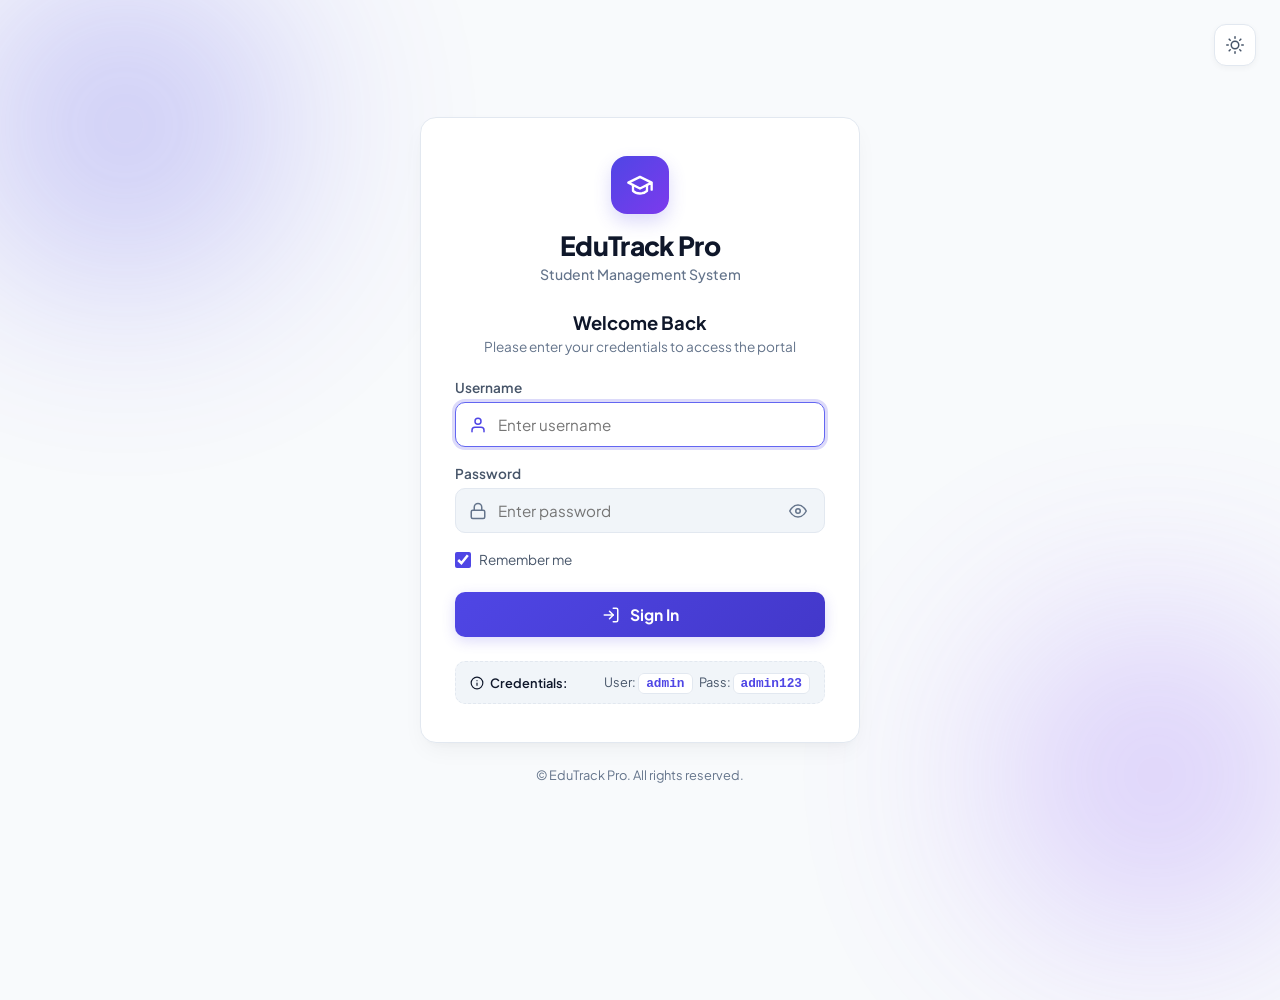
<file: STUDENT MANGEMENT SYSTEM/EDUTRACK PRO/index.html>
<!DOCTYPE html>
<html lang="en" data-theme="light">
<head>
    <meta charset="UTF-8">
    <meta name="viewport" content="width=device-width, initial-scale=1.0">
    <meta name="description" content="Modern, responsive Student Management System with dashboard metrics, real-time search, filters, validation, and LocalStorage persistence.">
    <title>Student Management System | Portal</title>
    <!-- Google Fonts -->
    <link rel="preconnect" href="https://fonts.googleapis.com">
    <link rel="preconnect" href="https://fonts.gstatic.com" crossorigin>
    <link href="https://fonts.googleapis.com/css2?family=Plus+Jakarta+Sans:wght@400;500;600;700;800&display=swap" rel="stylesheet">
    <link rel="stylesheet" href="style.css">

    <!-- Authentication Guard: Redirect to login.html if not authenticated -->
    <script>
        (function() {
            const isAuth = sessionStorage.getItem('sms_auth_user') || localStorage.getItem('sms_auth_user');
            if (!isAuth) {
                window.location.replace('login.html');
            }
        })();
    </script>
</head>
<body>
    <div class="app-wrapper">
        <!-- Top Navigation / Header -->
        <header class="navbar">
            <div class="navbar-brand">
                <div class="brand-icon">
                    <svg width="24" height="24" viewBox="0 0 24 24" fill="none" stroke="currentColor" stroke-width="2" stroke-linecap="round" stroke-linejoin="round">
                        <path d="M22 10v6M2 10l10-5 10 5-10 5z"></path>
                        <path d="M6 12v5c3 3 9 3 12 0v-5"></path>
                    </svg>
                </div>
                <div>
                    <h1 class="brand-title">EduTrack Pro</h1>
                    <p class="brand-subtitle">Student Management System</p>
                </div>
            </div>

            <div class="navbar-actions">
                <button type="button" id="exportCsvBtn" class="btn btn-secondary btn-sm" title="Export student records to CSV">
                    <svg width="16" height="16" viewBox="0 0 24 24" fill="none" stroke="currentColor" stroke-width="2" stroke-linecap="round" stroke-linejoin="round">
                        <path d="M21 15v4a2 2 0 0 1-2 2H5a2 2 0 0 1-2-2v-4"></path>
                        <polyline points="7 10 12 15 17 10"></polyline>
                        <line x1="12" y1="15" x2="12" y2="3"></line>
                    </svg>
                    <span>Export CSV</span>
                </button>
                <button type="button" id="themeToggleBtn" class="btn-theme-toggle" aria-label="Toggle dark mode" title="Toggle dark/light mode">
                    <span class="theme-icon light-icon">
                        <svg width="18" height="18" viewBox="0 0 24 24" fill="none" stroke="currentColor" stroke-width="2" stroke-linecap="round" stroke-linejoin="round">
                            <circle cx="12" cy="12" r="5"></circle>
                            <line x1="12" y1="1" x2="12" y2="3"></line>
                            <line x1="12" y1="21" x2="12" y2="23"></line>
                            <line x1="4.22" y1="4.22" x2="5.64" y2="5.64"></line>
                            <line x1="18.36" y1="18.36" x2="19.78" y2="19.78"></line>
                            <line x1="1" y1="12" x2="3" y2="12"></line>
                            <line x1="21" y1="12" x2="23" y2="12"></line>
                            <line x1="4.22" y1="19.78" x2="5.64" y2="18.36"></line>
                            <line x1="18.36" y1="5.64" x2="19.78" y2="4.22"></line>
                        </svg>
                    </span>
                    <span class="theme-icon dark-icon">
                        <svg width="18" height="18" viewBox="0 0 24 24" fill="none" stroke="currentColor" stroke-width="2" stroke-linecap="round" stroke-linejoin="round">
                            <path d="M21 12.79A9 9 0 1 1 11.21 3 7 7 0 0 0 21 12.79z"></path>
                        </svg>
                    </span>
                </button>
                <button type="button" id="logoutBtn" class="btn btn-secondary btn-sm btn-logout" title="Sign out of EduTrack Pro">
                    <svg width="16" height="16" viewBox="0 0 24 24" fill="none" stroke="currentColor" stroke-width="2" stroke-linecap="round" stroke-linejoin="round">
                        <path d="M9 21H5a2 2 0 0 1-2-2V5a2 2 0 0 1 2-2h4"></path>
                        <polyline points="16 17 21 12 16 7"></polyline>
                        <line x1="21" y1="12" x2="9" y2="12"></line>
                    </svg>
                    <span>Logout</span>
                </button>
            </div>
        </header>

        <main class="main-content">
            <!-- 1. DASHBOARD OVERVIEW METRICS -->
            <section class="dashboard-section" aria-labelledby="dashboard-title">
                <div class="section-header">
                    <div>
                        <h2 id="dashboard-title" class="section-title">Dashboard Overview</h2>
                        <p class="section-desc">Key enrollment metrics across academic years and departments</p>
                    </div>
                </div>

                <div class="stats-grid">
                    <!-- Total Students -->
                    <div class="stat-card card-total">
                        <div class="stat-icon-wrap icon-primary">
                            <svg width="24" height="24" viewBox="0 0 24 24" fill="none" stroke="currentColor" stroke-width="2" stroke-linecap="round" stroke-linejoin="round">
                                <path d="M17 21v-2a4 4 0 0 0-4-4H5a4 4 0 0 0-4 4v2"></path>
                                <circle cx="9" cy="7" r="4"></circle>
                                <path d="M23 21v-2a4 4 0 0 0-3-3.87"></path>
                                <path d="M16 3.13a4 4 0 0 1 0 7.75"></path>
                            </svg>
                        </div>
                        <div class="stat-info">
                            <span class="stat-label">Total Students</span>
                            <span class="stat-value" id="statTotalStudents">0</span>
                        </div>
                        <span class="stat-badge badge-primary">Active</span>
                    </div>

                    <!-- Total Departments -->
                    <div class="stat-card card-departments">
                        <div class="stat-icon-wrap icon-indigo">
                            <svg width="24" height="24" viewBox="0 0 24 24" fill="none" stroke="currentColor" stroke-width="2" stroke-linecap="round" stroke-linejoin="round">
                                <rect x="4" y="2" width="16" height="20" rx="2" ry="2"></rect>
                                <line x1="9" y1="22" x2="9" y2="22.01"></line>
                                <line x1="15" y1="22" x2="15" y2="22.01"></line>
                                <line x1="9" y1="6" x2="9" y2="6.01"></line>
                                <line x1="15" y1="6" x2="15" y2="6.01"></line>
                                <line x1="9" y1="10" x2="9" y2="10.01"></line>
                                <line x1="15" y1="10" x2="15" y2="10.01"></line>
                                <line x1="9" y1="14" x2="9" y2="14.01"></line>
                                <line x1="15" y1="14" x2="15" y2="14.01"></line>
                                <line x1="9" y1="18" x2="9" y2="18.01"></line>
                                <line x1="15" y1="18" x2="15" y2="18.01"></line>
                            </svg>
                        </div>
                        <div class="stat-info">
                            <span class="stat-label">Total Departments</span>
                            <span class="stat-value" id="statTotalDepartments">0</span>
                        </div>
                        <span class="stat-badge badge-indigo">Programs</span>
                    </div>

                    <!-- First Year Students -->
                    <div class="stat-card card-year1">
                        <div class="stat-icon-wrap icon-emerald">
                            <svg width="24" height="24" viewBox="0 0 24 24" fill="none" stroke="currentColor" stroke-width="2" stroke-linecap="round" stroke-linejoin="round">
                                <circle cx="12" cy="12" r="10"></circle>
                                <path d="M12 6v6l4 2"></path>
                            </svg>
                        </div>
                        <div class="stat-info">
                            <span class="stat-label">First Year Students</span>
                            <span class="stat-value" id="statYear1">0</span>
                        </div>
                        <span class="stat-badge badge-emerald">1st Year</span>
                    </div>

                    <!-- Second Year Students -->
                    <div class="stat-card card-year2">
                        <div class="stat-icon-wrap icon-cyan">
                            <svg width="24" height="24" viewBox="0 0 24 24" fill="none" stroke="currentColor" stroke-width="2" stroke-linecap="round" stroke-linejoin="round">
                                <path d="M4 19.5A2.5 2.5 0 0 1 6.5 17H20"></path>
                                <path d="M6.5 2H20v20H6.5A2.5 2.5 0 0 1 4 19.5v-15A2.5 2.5 0 0 1 6.5 2z"></path>
                            </svg>
                        </div>
                        <div class="stat-info">
                            <span class="stat-label">Second Year Students</span>
                            <span class="stat-value" id="statYear2">0</span>
                        </div>
                        <span class="stat-badge badge-cyan">2nd Year</span>
                    </div>

                    <!-- Third Year Students -->
                    <div class="stat-card card-year3">
                        <div class="stat-icon-wrap icon-amber">
                            <svg width="24" height="24" viewBox="0 0 24 24" fill="none" stroke="currentColor" stroke-width="2" stroke-linecap="round" stroke-linejoin="round">
                                <polygon points="12 2 15.09 8.26 22 9.27 17 14.14 18.18 21.02 12 17.77 5.82 21.02 7 14.14 2 9.27 8.91 8.26 12 2"></polygon>
                            </svg>
                        </div>
                        <div class="stat-info">
                            <span class="stat-label">Third Year Students</span>
                            <span class="stat-value" id="statYear3">0</span>
                        </div>
                        <span class="stat-badge badge-amber">3rd Year</span>
                    </div>

                    <!-- Fourth Year Students -->
                    <div class="stat-card card-year4">
                        <div class="stat-icon-wrap icon-purple">
                            <svg width="24" height="24" viewBox="0 0 24 24" fill="none" stroke="currentColor" stroke-width="2" stroke-linecap="round" stroke-linejoin="round">
                                <path d="M22 10v6M2 10l10-5 10 5-10 5z"></path>
                                <path d="M6 12v5c3 3 9 3 12 0v-5"></path>
                            </svg>
                        </div>
                        <div class="stat-info">
                            <span class="stat-label">Fourth Year Students</span>
                            <span class="stat-value" id="statYear4">0</span>
                        </div>
                        <span class="stat-badge badge-purple">4th Year</span>
                    </div>
                </div>
            </section>

            <!-- 2. STUDENT REGISTRATION & EDIT FORM SECTION -->
            <section class="form-section card-box" id="formCard">
                <div class="form-header">
                    <div class="form-title-group">
                        <div class="form-icon-pill" id="formIconPill">
                            <svg width="20" height="20" viewBox="0 0 24 24" fill="none" stroke="currentColor" stroke-width="2" stroke-linecap="round" stroke-linejoin="round">
                                <path d="M16 21v-2a4 4 0 0 0-4-4H5a4 4 0 0 0-4 4v2"></path>
                                <circle cx="8.5" cy="7" r="4"></circle>
                                <line x1="20" y1="8" x2="20" y2="14"></line>
                                <line x1="23" y1="11" x2="17" y2="11"></line>
                            </svg>
                        </div>
                        <div>
                            <h2 class="form-title" id="formHeading">Add New Student</h2>
                            <p class="form-subtitle" id="formSubheading">Fill in the student details below. ID is generated automatically.</p>
                        </div>
                    </div>
                    <div class="editing-indicator" id="editingIndicator" style="display: none;">
                        <span class="pulse-dot"></span> Editing Mode
                    </div>
                </div>

                <form id="studentForm" novalidate>
                    <!-- Row 1: ID (Auto-generated) & Student Name -->
                    <div class="form-row">
                        <div class="form-group">
                            <label for="studentId" class="form-label">
                                Student ID <span class="badge-tag">Auto-generated</span>
                            </label>
                            <div class="input-icon-wrap">
                                <span class="input-icon">
                                    <svg width="16" height="16" viewBox="0 0 24 24" fill="none" stroke="currentColor" stroke-width="2" stroke-linecap="round" stroke-linejoin="round">
                                        <rect x="3" y="4" width="18" height="16" rx="3"></rect>
                                        <circle cx="9" cy="10" r="2"></circle>
                                        <line x1="15" y1="8" x2="17" y2="8"></line>
                                        <line x1="15" y1="12" x2="17" y2="12"></line>
                                        <line x1="7" y1="16" x2="17" y2="16"></line>
                                    </svg>
                                </span>
                                <input type="text" id="studentId" class="form-control readonly-input" readonly placeholder="Generating ID..." title="Student ID is automatically assigned">
                            </div>
                            <small class="field-hint">Unique identifier assigned by system</small>
                        </div>

                        <div class="form-group">
                            <label for="name" class="form-label">
                                Full Name <span class="required-star">*</span>
                            </label>
                            <div class="input-icon-wrap">
                                <span class="input-icon">
                                    <svg width="16" height="16" viewBox="0 0 24 24" fill="none" stroke="currentColor" stroke-width="2" stroke-linecap="round" stroke-linejoin="round">
                                        <path d="M20 21v-2a4 4 0 0 0-4-4H8a4 4 0 0 0-4 4v2"></path>
                                        <circle cx="12" cy="7" r="4"></circle>
                                    </svg>
                                </span>
                                <input type="text" id="name" class="form-control" placeholder="e.g. John Doe" autocomplete="name" required>
                            </div>
                            <div class="error-msg" id="nameError"></div>
                        </div>
                    </div>

                    <!-- Row 2: Department & Year -->
                    <div class="form-row">
                        <div class="form-group">
                            <label for="department" class="form-label">
                                Department <span class="required-star">*</span>
                            </label>
                            <div class="input-icon-wrap">
                                <span class="input-icon">
                                    <svg width="16" height="16" viewBox="0 0 24 24" fill="none" stroke="currentColor" stroke-width="2" stroke-linecap="round" stroke-linejoin="round">
                                        <path d="M4 19.5A2.5 2.5 0 0 1 6.5 17H20"></path>
                                        <path d="M6.5 2H20v20H6.5A2.5 2.5 0 0 1 4 19.5v-15A2.5 2.5 0 0 1 6.5 2z"></path>
                                    </svg>
                                </span>
                                <select id="department" class="form-control" required>
                                    <option value="" disabled selected>Select Department</option>
                                    <option value="CSE">Computer Science and Engineering (CSE)</option>
                                    <option value="CSBS">CS & Business Systems (CSBS)</option>
                                    <option value="IT">Information Technology (IT)</option>
                                    <option value="ECE">Electronics & Communication (ECE)</option>
                                    <option value="EEE">Electrical & Electronics (EEE)</option>
                                    <option value="MECH">Mechanical Engineering (MECH)</option>
                                    <option value="CIVIL">Civil Engineering (CIVIL)</option>
                                </select>
                            </div>
                            <div class="error-msg" id="deptError"></div>
                        </div>

                        <div class="form-group">
                            <label for="year" class="form-label">
                                Academic Year <span class="required-star">*</span>
                            </label>
                            <div class="input-icon-wrap">
                                <span class="input-icon">
                                    <svg width="16" height="16" viewBox="0 0 24 24" fill="none" stroke="currentColor" stroke-width="2" stroke-linecap="round" stroke-linejoin="round">
                                        <circle cx="12" cy="12" r="10"></circle>
                                        <polyline points="12 6 12 12 14 14"></polyline>
                                    </svg>
                                </span>
                                <select id="year" class="form-control" required>
                                    <option value="" disabled selected>Select Year</option>
                                    <option value="1st Year">1st Year</option>
                                    <option value="2nd Year">2nd Year</option>
                                    <option value="3rd Year">3rd Year</option>
                                    <option value="4th Year">4th Year</option>
                                </select>
                            </div>
                            <div class="error-msg" id="yearError"></div>
                        </div>
                    </div>

                    <!-- Row 3: Email & Phone Number -->
                    <div class="form-row">
                        <div class="form-group">
                            <label for="email" class="form-label">
                                Email Address <span class="required-star">*</span>
                            </label>
                            <div class="input-icon-wrap">
                                <span class="input-icon">
                                    <svg width="16" height="16" viewBox="0 0 24 24" fill="none" stroke="currentColor" stroke-width="2" stroke-linecap="round" stroke-linejoin="round">
                                        <path d="M4 4h16c1.1 0 2 .9 2 2v12c0 1.1-.9 2-2 2H4c-1.1 0-2-.9-2-2V6c0-1.1.9-2 2-2z"></path>
                                        <polyline points="22,6 12,13 2,6"></polyline>
                                    </svg>
                                </span>
                                <input type="email" id="email" class="form-control" placeholder="e.g. student@college.edu" autocomplete="email" required>
                            </div>
                            <div class="error-msg" id="emailError"></div>
                        </div>

                        <div class="form-group">
                            <label for="phone" class="form-label">
                                Phone Number <span class="required-star">*</span>
                            </label>
                            <div class="input-icon-wrap">
                                <span class="input-icon">
                                    <svg width="16" height="16" viewBox="0 0 24 24" fill="none" stroke="currentColor" stroke-width="2" stroke-linecap="round" stroke-linejoin="round">
                                        <path d="M22 16.92v3a2 2 0 0 1-2.18 2 19.79 19.79 0 0 1-8.63-3.07 19.5 19.5 0 0 1-6-6 19.79 19.79 0 0 1-3.07-8.67A2 2 0 0 1 4.11 2h3a2 2 0 0 1 2 1.72 12.84 12.84 0 0 0 .7 2.81 2 2 0 0 1-.45 2.11L8.09 9.91a16 16 0 0 0 6 6l1.27-1.27a2 2 0 0 1 2.11-.45 12.84 12.84 0 0 0 2.81.7A2 2 0 0 1 22 16.92z"></path>
                                    </svg>
                                </span>
                                <input type="tel" id="phone" class="form-control" placeholder="e.g. 9876543210 (10-15 digits)" autocomplete="tel" required>
                            </div>
                            <div class="error-msg" id="phoneError"></div>
                        </div>
                    </div>

                    <!-- Form Buttons -->
                    <div class="form-actions">
                        <button type="submit" id="submitBtn" class="btn btn-primary">
                            <svg id="submitBtnIcon" width="18" height="18" viewBox="0 0 24 24" fill="none" stroke="currentColor" stroke-width="2" stroke-linecap="round" stroke-linejoin="round">
                                <line x1="12" y1="5" x2="12" y2="19"></line>
                                <line x1="5" y1="12" x2="19" y2="12"></line>
                            </svg>
                            <span id="submitBtnText">Add Student</span>
                        </button>
                        <button type="button" id="cancelEditBtn" class="btn btn-secondary" style="display: none;">
                            <svg width="18" height="18" viewBox="0 0 24 24" fill="none" stroke="currentColor" stroke-width="2" stroke-linecap="round" stroke-linejoin="round">
                                <line x1="18" y1="6" x2="6" y2="18"></line>
                                <line x1="6" y1="6" x2="18" y2="18"></line>
                            </svg>
                            Cancel
                        </button>
                        <button type="button" id="resetFormBtn" class="btn btn-ghost" title="Clear input fields">
                            Reset Form
                        </button>
                    </div>
                </form>
            </section>

            <!-- 3. STUDENT LIST WITH SEARCH & FILTER -->
            <section class="table-section card-box" aria-labelledby="table-title">
                <div class="table-header-group">
                    <div class="table-title-wrap">
                        <h2 id="table-title" class="section-title">Student Directory</h2>
                        <span class="counter-badge" id="recordCountBadge">0 Students</span>
                    </div>

                    <!-- Filters & Search Toolbar -->
                    <div class="toolbar">
                        <!-- Live Search Input -->
                        <div class="search-box">
                            <span class="search-icon">
                                <svg width="16" height="16" viewBox="0 0 24 24" fill="none" stroke="currentColor" stroke-width="2" stroke-linecap="round" stroke-linejoin="round">
                                    <circle cx="11" cy="11" r="8"></circle>
                                    <line x1="21" y1="21" x2="16.65" y2="16.65"></line>
                                </svg>
                            </span>
                            <input type="text" id="searchInput" class="search-input" placeholder="Search by name, ID, dept, email, phone..." autocomplete="off">
                            <button type="button" id="clearSearchBtn" class="clear-btn" aria-label="Clear search" style="display: none;">&times;</button>
                        </div>

                        <!-- Department Filter -->
                        <div class="filter-select-wrap">
                            <label for="filterDept" class="sr-only">Filter by Department</label>
                            <select id="filterDept" class="filter-select">
                                <option value="ALL">All Departments</option>
                                <option value="CSE">CSE</option>
                                <option value="CSBS">CSBS</option>
                                <option value="IT">IT</option>
                                <option value="ECE">ECE</option>
                                <option value="EEE">EEE</option>
                                <option value="MECH">MECH</option>
                                <option value="CIVIL">CIVIL</option>
                            </select>
                        </div>

                        <!-- Year Filter -->
                        <div class="filter-select-wrap">
                            <label for="filterYear" class="sr-only">Filter by Year</label>
                            <select id="filterYear" class="filter-select">
                                <option value="ALL">All Years</option>
                                <option value="1st Year">1st Year</option>
                                <option value="2nd Year">2nd Year</option>
                                <option value="3rd Year">3rd Year</option>
                                <option value="4th Year">4th Year</option>
                            </select>
                        </div>

                        <!-- Reset Filters Button -->
                        <button type="button" id="resetFiltersBtn" class="btn btn-ghost btn-sm" title="Clear all search and filter conditions">
                            Reset Filters
                        </button>
                    </div>
                </div>

                <!-- Table Container -->
                <div class="table-responsive">
                    <table class="students-table" id="studentsTable">
                        <thead>
                            <tr>
                                <th>Student ID</th>
                                <th>Student Name</th>
                                <th>Department</th>
                                <th>Year</th>
                                <th>Email</th>
                                <th>Phone</th>
                                <th class="text-center">Actions</th>
                            </tr>
                        </thead>
                        <tbody id="studentTableBody">
                            <!-- Populated dynamically via script.js -->
                        </tbody>
                    </table>
                </div>

                <!-- Empty State (Hidden by default) -->
                <div id="emptyState" class="empty-state" style="display: none;">
                    <div class="empty-icon-wrap">
                        <svg width="48" height="48" viewBox="0 0 24 24" fill="none" stroke="currentColor" stroke-width="1.5" stroke-linecap="round" stroke-linejoin="round">
                            <circle cx="12" cy="12" r="10"></circle>
                            <line x1="8" y1="15" x2="16" y2="15"></line>
                            <line x1="9" y1="9" x2="9.01" y2="9"></line>
                            <line x1="15" y1="9" x2="15.01" y2="9"></line>
                        </svg>
                    </div>
                    <h3 class="empty-title">No Students Found</h3>
                    <p class="empty-desc" id="emptyStateDesc">No student records match your current search query or filter selection.</p>
                    <button type="button" id="clearFiltersEmptyBtn" class="btn btn-secondary btn-sm">Clear Filters</button>
                </div>
            </section>
        </main>

        <footer class="app-footer">
            <p>&copy; 2026 EduTrack Pro - Student Management System &bull; Designed for Higher Education</p>
        </footer>
    </div>

    <!-- 8. VIEW STUDENT DETAILS MODAL -->
    <div class="modal-overlay" id="viewModal" role="dialog" aria-modal="true" aria-labelledby="viewModalTitle" style="display: none;">
        <div class="modal-dialog">
            <div class="modal-header">
                <div class="modal-title-wrap">
                    <h3 class="modal-title" id="viewModalTitle">Student Profile</h3>
                    <span class="modal-subtitle">Comprehensive student academic details</span>
                </div>
                <button type="button" class="modal-close-btn" id="closeViewModalBtn" aria-label="Close modal">&times;</button>
            </div>
            <div class="modal-body" id="viewModalContent">
                <!-- Dynamically injected student card -->
            </div>
            <div class="modal-footer">
                <button type="button" class="btn btn-secondary" id="closeViewModalFooterBtn">Close</button>
                <button type="button" class="btn btn-primary" id="viewModalEditBtn">
                    <svg width="16" height="16" viewBox="0 0 24 24" fill="none" stroke="currentColor" stroke-width="2" stroke-linecap="round" stroke-linejoin="round">
                        <path d="M11 4H4a2 2 0 0 0-2 2v14a2 2 0 0 0 2 2h14a2 2 0 0 0 2-2v-7"></path>
                        <path d="M18.5 2.5a2.121 2.121 0 0 1 3 3L12 15l-4 1 1-4 9.5-9.5z"></path>
                    </svg>
                    Edit Student
                </button>
            </div>
        </div>
    </div>

    <!-- 7. DELETE CONFIRMATION MODAL -->
    <div class="modal-overlay" id="deleteModal" role="dialog" aria-modal="true" aria-labelledby="deleteModalTitle" style="display: none;">
        <div class="modal-dialog modal-dialog-sm">
            <div class="modal-header modal-header-danger">
                <div class="modal-icon-danger">
                    <svg width="24" height="24" viewBox="0 0 24 24" fill="none" stroke="currentColor" stroke-width="2" stroke-linecap="round" stroke-linejoin="round">
                        <path d="M10.29 3.86L1.82 18a2 2 0 0 0 1.71 3h16.94a2 2 0 0 0 1.71-3L13.71 3.86a2 2 0 0 0-3.42 0z"></path>
                        <line x1="12" y1="9" x2="12" y2="13"></line>
                        <line x1="12" y1="17" x2="12.01" y2="17"></line>
                    </svg>
                </div>
                <div class="modal-title-wrap">
                    <h3 class="modal-title" id="deleteModalTitle">Confirm Student Deletion</h3>
                    <span class="modal-subtitle">This action cannot be undone</span>
                </div>
                <button type="button" class="modal-close-btn" id="closeDeleteModalBtn" aria-label="Close modal">&times;</button>
            </div>
            <div class="modal-body">
                <p class="delete-warning-text" id="deleteModalPrompt">
                    Are you sure you want to delete this student from the records?
                </p>
                <div class="delete-student-pill" id="deleteStudentPill">
                    <!-- Populated with Student ID & Name -->
                </div>
            </div>
            <div class="modal-footer">
                <button type="button" class="btn btn-secondary" id="cancelDeleteBtn">Cancel</button>
                <button type="button" class="btn btn-danger" id="confirmDeleteBtn">
                    <svg width="16" height="16" viewBox="0 0 24 24" fill="none" stroke="currentColor" stroke-width="2" stroke-linecap="round" stroke-linejoin="round">
                        <polyline points="3 6 5 6 21 6"></polyline>
                        <path d="M19 6v14a2 2 0 0 1-2 2H7a2 2 0 0 1-2-2V6m3 0V4a2 2 0 0 1 2-2h4a2 2 0 0 1 2 2v2"></path>
                    </svg>
                    Yes, Delete Student
                </button>
            </div>
        </div>
    </div>

    <!-- TOAST NOTIFICATION CONTAINER -->
    <div class="toast-container" id="toastContainer" aria-live="polite"></div>

    <!-- Main JavaScript Logic -->
    <script src="script.js"></script>
</body>
</html>
</file>
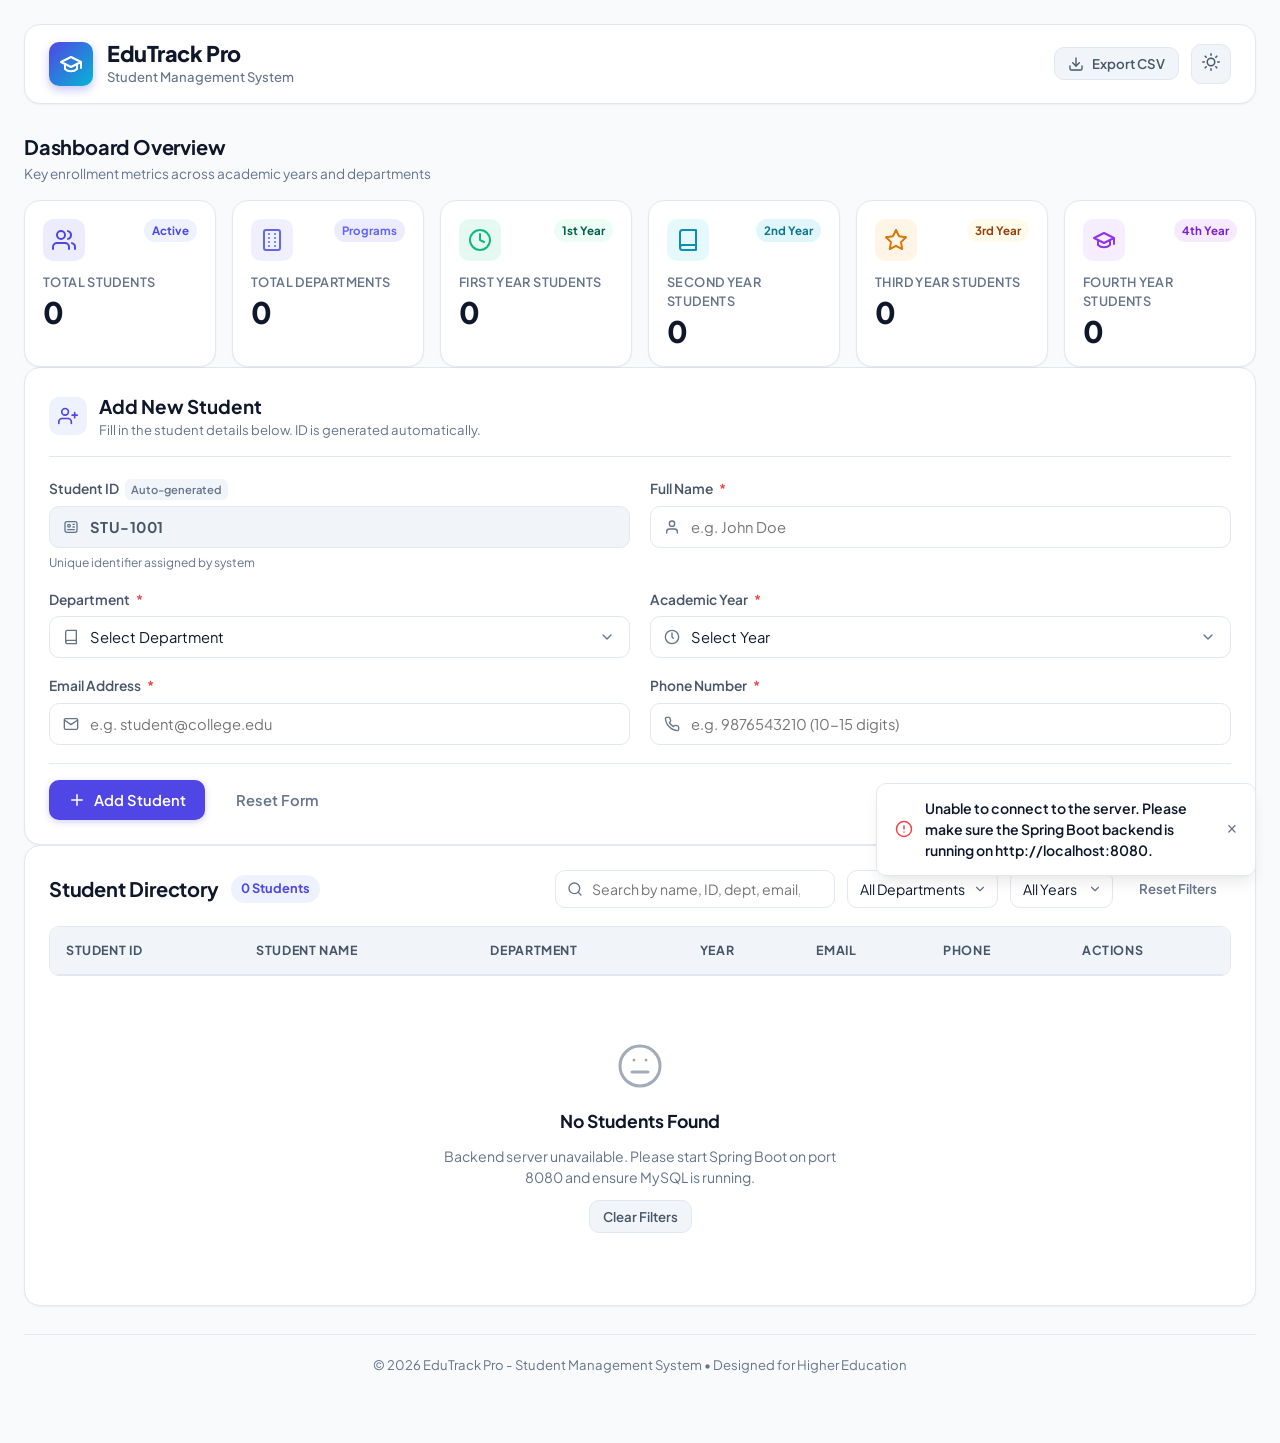
<file: STUDENT MANGEMENT SYSTEM/EDUTRACK PRO/_backup_pre_restore/index.html>
<!DOCTYPE html>
<html lang="en" data-theme="light">
<head>
    <meta charset="UTF-8">
    <meta name="viewport" content="width=device-width, initial-scale=1.0">
    <meta name="description" content="Modern, responsive Student Management System with dashboard metrics, real-time search, filters, validation, and LocalStorage persistence.">
    <title>Student Management System | Portal</title>
    <!-- Google Fonts -->
    <link rel="preconnect" href="https://fonts.googleapis.com">
    <link rel="preconnect" href="https://fonts.gstatic.com" crossorigin>
    <link href="https://fonts.googleapis.com/css2?family=Plus+Jakarta+Sans:wght@400;500;600;700;800&display=swap" rel="stylesheet">
    <link rel="stylesheet" href="style.css">
</head>
<body>
    <div class="app-wrapper">
        <!-- Top Navigation / Header -->
        <header class="navbar">
            <div class="navbar-brand">
                <div class="brand-icon">
                    <svg width="24" height="24" viewBox="0 0 24 24" fill="none" stroke="currentColor" stroke-width="2" stroke-linecap="round" stroke-linejoin="round">
                        <path d="M22 10v6M2 10l10-5 10 5-10 5z"></path>
                        <path d="M6 12v5c3 3 9 3 12 0v-5"></path>
                    </svg>
                </div>
                <div>
                    <h1 class="brand-title">EduTrack Pro</h1>
                    <p class="brand-subtitle">Student Management System</p>
                </div>
            </div>

            <div class="navbar-actions">
                <button type="button" id="exportCsvBtn" class="btn btn-secondary btn-sm" title="Export student records to CSV">
                    <svg width="16" height="16" viewBox="0 0 24 24" fill="none" stroke="currentColor" stroke-width="2" stroke-linecap="round" stroke-linejoin="round">
                        <path d="M21 15v4a2 2 0 0 1-2 2H5a2 2 0 0 1-2-2v-4"></path>
                        <polyline points="7 10 12 15 17 10"></polyline>
                        <line x1="12" y1="15" x2="12" y2="3"></line>
                    </svg>
                    <span>Export CSV</span>
                </button>
                <button type="button" id="themeToggleBtn" class="btn-theme-toggle" aria-label="Toggle dark mode" title="Toggle dark/light mode">
                    <span class="theme-icon light-icon">
                        <svg width="18" height="18" viewBox="0 0 24 24" fill="none" stroke="currentColor" stroke-width="2" stroke-linecap="round" stroke-linejoin="round">
                            <circle cx="12" cy="12" r="5"></circle>
                            <line x1="12" y1="1" x2="12" y2="3"></line>
                            <line x1="12" y1="21" x2="12" y2="23"></line>
                            <line x1="4.22" y1="4.22" x2="5.64" y2="5.64"></line>
                            <line x1="18.36" y1="18.36" x2="19.78" y2="19.78"></line>
                            <line x1="1" y1="12" x2="3" y2="12"></line>
                            <line x1="21" y1="12" x2="23" y2="12"></line>
                            <line x1="4.22" y1="19.78" x2="5.64" y2="18.36"></line>
                            <line x1="18.36" y1="5.64" x2="19.78" y2="4.22"></line>
                        </svg>
                    </span>
                    <span class="theme-icon dark-icon">
                        <svg width="18" height="18" viewBox="0 0 24 24" fill="none" stroke="currentColor" stroke-width="2" stroke-linecap="round" stroke-linejoin="round">
                            <path d="M21 12.79A9 9 0 1 1 11.21 3 7 7 0 0 0 21 12.79z"></path>
                        </svg>
                    </span>
                </button>
            </div>
        </header>

        <main class="main-content">
            <!-- 1. DASHBOARD OVERVIEW METRICS -->
            <section class="dashboard-section" aria-labelledby="dashboard-title">
                <div class="section-header">
                    <div>
                        <h2 id="dashboard-title" class="section-title">Dashboard Overview</h2>
                        <p class="section-desc">Key enrollment metrics across academic years and departments</p>
                    </div>
                </div>

                <div class="stats-grid">
                    <!-- Total Students -->
                    <div class="stat-card card-total">
                        <div class="stat-icon-wrap icon-primary">
                            <svg width="24" height="24" viewBox="0 0 24 24" fill="none" stroke="currentColor" stroke-width="2" stroke-linecap="round" stroke-linejoin="round">
                                <path d="M17 21v-2a4 4 0 0 0-4-4H5a4 4 0 0 0-4 4v2"></path>
                                <circle cx="9" cy="7" r="4"></circle>
                                <path d="M23 21v-2a4 4 0 0 0-3-3.87"></path>
                                <path d="M16 3.13a4 4 0 0 1 0 7.75"></path>
                            </svg>
                        </div>
                        <div class="stat-info">
                            <span class="stat-label">Total Students</span>
                            <span class="stat-value" id="statTotalStudents">0</span>
                        </div>
                        <span class="stat-badge badge-primary">Active</span>
                    </div>

                    <!-- Total Departments -->
                    <div class="stat-card card-departments">
                        <div class="stat-icon-wrap icon-indigo">
                            <svg width="24" height="24" viewBox="0 0 24 24" fill="none" stroke="currentColor" stroke-width="2" stroke-linecap="round" stroke-linejoin="round">
                                <rect x="4" y="2" width="16" height="20" rx="2" ry="2"></rect>
                                <line x1="9" y1="22" x2="9" y2="22.01"></line>
                                <line x1="15" y1="22" x2="15" y2="22.01"></line>
                                <line x1="9" y1="6" x2="9" y2="6.01"></line>
                                <line x1="15" y1="6" x2="15" y2="6.01"></line>
                                <line x1="9" y1="10" x2="9" y2="10.01"></line>
                                <line x1="15" y1="10" x2="15" y2="10.01"></line>
                                <line x1="9" y1="14" x2="9" y2="14.01"></line>
                                <line x1="15" y1="14" x2="15" y2="14.01"></line>
                                <line x1="9" y1="18" x2="9" y2="18.01"></line>
                                <line x1="15" y1="18" x2="15" y2="18.01"></line>
                            </svg>
                        </div>
                        <div class="stat-info">
                            <span class="stat-label">Total Departments</span>
                            <span class="stat-value" id="statTotalDepartments">0</span>
                        </div>
                        <span class="stat-badge badge-indigo">Programs</span>
                    </div>

                    <!-- First Year Students -->
                    <div class="stat-card card-year1">
                        <div class="stat-icon-wrap icon-emerald">
                            <svg width="24" height="24" viewBox="0 0 24 24" fill="none" stroke="currentColor" stroke-width="2" stroke-linecap="round" stroke-linejoin="round">
                                <circle cx="12" cy="12" r="10"></circle>
                                <path d="M12 6v6l4 2"></path>
                            </svg>
                        </div>
                        <div class="stat-info">
                            <span class="stat-label">First Year Students</span>
                            <span class="stat-value" id="statYear1">0</span>
                        </div>
                        <span class="stat-badge badge-emerald">1st Year</span>
                    </div>

                    <!-- Second Year Students -->
                    <div class="stat-card card-year2">
                        <div class="stat-icon-wrap icon-cyan">
                            <svg width="24" height="24" viewBox="0 0 24 24" fill="none" stroke="currentColor" stroke-width="2" stroke-linecap="round" stroke-linejoin="round">
                                <path d="M4 19.5A2.5 2.5 0 0 1 6.5 17H20"></path>
                                <path d="M6.5 2H20v20H6.5A2.5 2.5 0 0 1 4 19.5v-15A2.5 2.5 0 0 1 6.5 2z"></path>
                            </svg>
                        </div>
                        <div class="stat-info">
                            <span class="stat-label">Second Year Students</span>
                            <span class="stat-value" id="statYear2">0</span>
                        </div>
                        <span class="stat-badge badge-cyan">2nd Year</span>
                    </div>

                    <!-- Third Year Students -->
                    <div class="stat-card card-year3">
                        <div class="stat-icon-wrap icon-amber">
                            <svg width="24" height="24" viewBox="0 0 24 24" fill="none" stroke="currentColor" stroke-width="2" stroke-linecap="round" stroke-linejoin="round">
                                <polygon points="12 2 15.09 8.26 22 9.27 17 14.14 18.18 21.02 12 17.77 5.82 21.02 7 14.14 2 9.27 8.91 8.26 12 2"></polygon>
                            </svg>
                        </div>
                        <div class="stat-info">
                            <span class="stat-label">Third Year Students</span>
                            <span class="stat-value" id="statYear3">0</span>
                        </div>
                        <span class="stat-badge badge-amber">3rd Year</span>
                    </div>

                    <!-- Fourth Year Students -->
                    <div class="stat-card card-year4">
                        <div class="stat-icon-wrap icon-purple">
                            <svg width="24" height="24" viewBox="0 0 24 24" fill="none" stroke="currentColor" stroke-width="2" stroke-linecap="round" stroke-linejoin="round">
                                <path d="M22 10v6M2 10l10-5 10 5-10 5z"></path>
                                <path d="M6 12v5c3 3 9 3 12 0v-5"></path>
                            </svg>
                        </div>
                        <div class="stat-info">
                            <span class="stat-label">Fourth Year Students</span>
                            <span class="stat-value" id="statYear4">0</span>
                        </div>
                        <span class="stat-badge badge-purple">4th Year</span>
                    </div>
                </div>
            </section>

            <!-- 2. STUDENT REGISTRATION & EDIT FORM SECTION -->
            <section class="form-section card-box" id="formCard">
                <div class="form-header">
                    <div class="form-title-group">
                        <div class="form-icon-pill" id="formIconPill">
                            <svg width="20" height="20" viewBox="0 0 24 24" fill="none" stroke="currentColor" stroke-width="2" stroke-linecap="round" stroke-linejoin="round">
                                <path d="M16 21v-2a4 4 0 0 0-4-4H5a4 4 0 0 0-4 4v2"></path>
                                <circle cx="8.5" cy="7" r="4"></circle>
                                <line x1="20" y1="8" x2="20" y2="14"></line>
                                <line x1="23" y1="11" x2="17" y2="11"></line>
                            </svg>
                        </div>
                        <div>
                            <h2 class="form-title" id="formHeading">Add New Student</h2>
                            <p class="form-subtitle" id="formSubheading">Fill in the student details below. ID is generated automatically.</p>
                        </div>
                    </div>
                    <div class="editing-indicator" id="editingIndicator" style="display: none;">
                        <span class="pulse-dot"></span> Editing Mode
                    </div>
                </div>

                <form id="studentForm" novalidate>
                    <!-- Row 1: ID (Auto-generated) & Student Name -->
                    <div class="form-row">
                        <div class="form-group">
                            <label for="studentId" class="form-label">
                                Student ID <span class="badge-tag">Auto-generated</span>
                            </label>
                            <div class="input-icon-wrap">
                                <span class="input-icon">
                                    <svg width="16" height="16" viewBox="0 0 24 24" fill="none" stroke="currentColor" stroke-width="2" stroke-linecap="round" stroke-linejoin="round">
                                        <rect x="3" y="4" width="18" height="16" rx="3"></rect>
                                        <circle cx="9" cy="10" r="2"></circle>
                                        <line x1="15" y1="8" x2="17" y2="8"></line>
                                        <line x1="15" y1="12" x2="17" y2="12"></line>
                                        <line x1="7" y1="16" x2="17" y2="16"></line>
                                    </svg>
                                </span>
                                <input type="text" id="studentId" class="form-control readonly-input" readonly placeholder="Generating ID..." title="Student ID is automatically assigned">
                            </div>
                            <small class="field-hint">Unique identifier assigned by system</small>
                        </div>

                        <div class="form-group">
                            <label for="name" class="form-label">
                                Full Name <span class="required-star">*</span>
                            </label>
                            <div class="input-icon-wrap">
                                <span class="input-icon">
                                    <svg width="16" height="16" viewBox="0 0 24 24" fill="none" stroke="currentColor" stroke-width="2" stroke-linecap="round" stroke-linejoin="round">
                                        <path d="M20 21v-2a4 4 0 0 0-4-4H8a4 4 0 0 0-4 4v2"></path>
                                        <circle cx="12" cy="7" r="4"></circle>
                                    </svg>
                                </span>
                                <input type="text" id="name" class="form-control" placeholder="e.g. John Doe" autocomplete="name" required>
                            </div>
                            <div class="error-msg" id="nameError"></div>
                        </div>
                    </div>

                    <!-- Row 2: Department & Year -->
                    <div class="form-row">
                        <div class="form-group">
                            <label for="department" class="form-label">
                                Department <span class="required-star">*</span>
                            </label>
                            <div class="input-icon-wrap">
                                <span class="input-icon">
                                    <svg width="16" height="16" viewBox="0 0 24 24" fill="none" stroke="currentColor" stroke-width="2" stroke-linecap="round" stroke-linejoin="round">
                                        <path d="M4 19.5A2.5 2.5 0 0 1 6.5 17H20"></path>
                                        <path d="M6.5 2H20v20H6.5A2.5 2.5 0 0 1 4 19.5v-15A2.5 2.5 0 0 1 6.5 2z"></path>
                                    </svg>
                                </span>
                                <select id="department" class="form-control" required>
                                    <option value="" disabled selected>Select Department</option>
                                    <option value="CSE">Computer Science and Engineering (CSE)</option>
                                    <option value="CSBS">CS & Business Systems (CSBS)</option>
                                    <option value="IT">Information Technology (IT)</option>
                                    <option value="ECE">Electronics & Communication (ECE)</option>
                                    <option value="EEE">Electrical & Electronics (EEE)</option>
                                    <option value="MECH">Mechanical Engineering (MECH)</option>
                                    <option value="CIVIL">Civil Engineering (CIVIL)</option>
                                </select>
                            </div>
                            <div class="error-msg" id="deptError"></div>
                        </div>

                        <div class="form-group">
                            <label for="year" class="form-label">
                                Academic Year <span class="required-star">*</span>
                            </label>
                            <div class="input-icon-wrap">
                                <span class="input-icon">
                                    <svg width="16" height="16" viewBox="0 0 24 24" fill="none" stroke="currentColor" stroke-width="2" stroke-linecap="round" stroke-linejoin="round">
                                        <circle cx="12" cy="12" r="10"></circle>
                                        <polyline points="12 6 12 12 14 14"></polyline>
                                    </svg>
                                </span>
                                <select id="year" class="form-control" required>
                                    <option value="" disabled selected>Select Year</option>
                                    <option value="1st Year">1st Year</option>
                                    <option value="2nd Year">2nd Year</option>
                                    <option value="3rd Year">3rd Year</option>
                                    <option value="4th Year">4th Year</option>
                                </select>
                            </div>
                            <div class="error-msg" id="yearError"></div>
                        </div>
                    </div>

                    <!-- Row 3: Email & Phone Number -->
                    <div class="form-row">
                        <div class="form-group">
                            <label for="email" class="form-label">
                                Email Address <span class="required-star">*</span>
                            </label>
                            <div class="input-icon-wrap">
                                <span class="input-icon">
                                    <svg width="16" height="16" viewBox="0 0 24 24" fill="none" stroke="currentColor" stroke-width="2" stroke-linecap="round" stroke-linejoin="round">
                                        <path d="M4 4h16c1.1 0 2 .9 2 2v12c0 1.1-.9 2-2 2H4c-1.1 0-2-.9-2-2V6c0-1.1.9-2 2-2z"></path>
                                        <polyline points="22,6 12,13 2,6"></polyline>
                                    </svg>
                                </span>
                                <input type="email" id="email" class="form-control" placeholder="e.g. student@college.edu" autocomplete="email" required>
                            </div>
                            <div class="error-msg" id="emailError"></div>
                        </div>

                        <div class="form-group">
                            <label for="phone" class="form-label">
                                Phone Number <span class="required-star">*</span>
                            </label>
                            <div class="input-icon-wrap">
                                <span class="input-icon">
                                    <svg width="16" height="16" viewBox="0 0 24 24" fill="none" stroke="currentColor" stroke-width="2" stroke-linecap="round" stroke-linejoin="round">
                                        <path d="M22 16.92v3a2 2 0 0 1-2.18 2 19.79 19.79 0 0 1-8.63-3.07 19.5 19.5 0 0 1-6-6 19.79 19.79 0 0 1-3.07-8.67A2 2 0 0 1 4.11 2h3a2 2 0 0 1 2 1.72 12.84 12.84 0 0 0 .7 2.81 2 2 0 0 1-.45 2.11L8.09 9.91a16 16 0 0 0 6 6l1.27-1.27a2 2 0 0 1 2.11-.45 12.84 12.84 0 0 0 2.81.7A2 2 0 0 1 22 16.92z"></path>
                                    </svg>
                                </span>
                                <input type="tel" id="phone" class="form-control" placeholder="e.g. 9876543210 (10-15 digits)" autocomplete="tel" required>
                            </div>
                            <div class="error-msg" id="phoneError"></div>
                        </div>
                    </div>

                    <!-- Form Buttons -->
                    <div class="form-actions">
                        <button type="submit" id="submitBtn" class="btn btn-primary">
                            <svg id="submitBtnIcon" width="18" height="18" viewBox="0 0 24 24" fill="none" stroke="currentColor" stroke-width="2" stroke-linecap="round" stroke-linejoin="round">
                                <line x1="12" y1="5" x2="12" y2="19"></line>
                                <line x1="5" y1="12" x2="19" y2="12"></line>
                            </svg>
                            <span id="submitBtnText">Add Student</span>
                        </button>
                        <button type="button" id="cancelEditBtn" class="btn btn-secondary" style="display: none;">
                            <svg width="18" height="18" viewBox="0 0 24 24" fill="none" stroke="currentColor" stroke-width="2" stroke-linecap="round" stroke-linejoin="round">
                                <line x1="18" y1="6" x2="6" y2="18"></line>
                                <line x1="6" y1="6" x2="18" y2="18"></line>
                            </svg>
                            Cancel
                        </button>
                        <button type="button" id="resetFormBtn" class="btn btn-ghost" title="Clear input fields">
                            Reset Form
                        </button>
                    </div>
                </form>
            </section>

            <!-- 3. STUDENT LIST WITH SEARCH & FILTER -->
            <section class="table-section card-box" aria-labelledby="table-title">
                <div class="table-header-group">
                    <div class="table-title-wrap">
                        <h2 id="table-title" class="section-title">Student Directory</h2>
                        <span class="counter-badge" id="recordCountBadge">0 Students</span>
                    </div>

                    <!-- Filters & Search Toolbar -->
                    <div class="toolbar">
                        <!-- Live Search Input -->
                        <div class="search-box">
                            <span class="search-icon">
                                <svg width="16" height="16" viewBox="0 0 24 24" fill="none" stroke="currentColor" stroke-width="2" stroke-linecap="round" stroke-linejoin="round">
                                    <circle cx="11" cy="11" r="8"></circle>
                                    <line x1="21" y1="21" x2="16.65" y2="16.65"></line>
                                </svg>
                            </span>
                            <input type="text" id="searchInput" class="search-input" placeholder="Search by name, ID, dept, email, phone..." autocomplete="off">
                            <button type="button" id="clearSearchBtn" class="clear-btn" aria-label="Clear search" style="display: none;">&times;</button>
                        </div>

                        <!-- Department Filter -->
                        <div class="filter-select-wrap">
                            <label for="filterDept" class="sr-only">Filter by Department</label>
                            <select id="filterDept" class="filter-select">
                                <option value="ALL">All Departments</option>
                                <option value="CSE">CSE</option>
                                <option value="CSBS">CSBS</option>
                                <option value="IT">IT</option>
                                <option value="ECE">ECE</option>
                                <option value="EEE">EEE</option>
                                <option value="MECH">MECH</option>
                                <option value="CIVIL">CIVIL</option>
                            </select>
                        </div>

                        <!-- Year Filter -->
                        <div class="filter-select-wrap">
                            <label for="filterYear" class="sr-only">Filter by Year</label>
                            <select id="filterYear" class="filter-select">
                                <option value="ALL">All Years</option>
                                <option value="1st Year">1st Year</option>
                                <option value="2nd Year">2nd Year</option>
                                <option value="3rd Year">3rd Year</option>
                                <option value="4th Year">4th Year</option>
                            </select>
                        </div>

                        <!-- Reset Filters Button -->
                        <button type="button" id="resetFiltersBtn" class="btn btn-ghost btn-sm" title="Clear all search and filter conditions">
                            Reset Filters
                        </button>
                    </div>
                </div>

                <!-- Table Container -->
                <div class="table-responsive">
                    <table class="students-table" id="studentsTable">
                        <thead>
                            <tr>
                                <th>Student ID</th>
                                <th>Student Name</th>
                                <th>Department</th>
                                <th>Year</th>
                                <th>Email</th>
                                <th>Phone</th>
                                <th class="text-center">Actions</th>
                            </tr>
                        </thead>
                        <tbody id="studentTableBody">
                            <!-- Populated dynamically via script.js -->
                        </tbody>
                    </table>
                </div>

                <!-- Empty State (Hidden by default) -->
                <div id="emptyState" class="empty-state" style="display: none;">
                    <div class="empty-icon-wrap">
                        <svg width="48" height="48" viewBox="0 0 24 24" fill="none" stroke="currentColor" stroke-width="1.5" stroke-linecap="round" stroke-linejoin="round">
                            <circle cx="12" cy="12" r="10"></circle>
                            <line x1="8" y1="15" x2="16" y2="15"></line>
                            <line x1="9" y1="9" x2="9.01" y2="9"></line>
                            <line x1="15" y1="9" x2="15.01" y2="9"></line>
                        </svg>
                    </div>
                    <h3 class="empty-title">No Students Found</h3>
                    <p class="empty-desc" id="emptyStateDesc">No student records match your current search query or filter selection.</p>
                    <button type="button" id="clearFiltersEmptyBtn" class="btn btn-secondary btn-sm">Clear Filters</button>
                </div>
            </section>
        </main>

        <footer class="app-footer">
            <p>&copy; 2026 EduTrack Pro - Student Management System &bull; Designed for Higher Education</p>
        </footer>
    </div>

    <!-- 8. VIEW STUDENT DETAILS MODAL -->
    <div class="modal-overlay" id="viewModal" role="dialog" aria-modal="true" aria-labelledby="viewModalTitle" style="display: none;">
        <div class="modal-dialog">
            <div class="modal-header">
                <div class="modal-title-wrap">
                    <h3 class="modal-title" id="viewModalTitle">Student Profile</h3>
                    <span class="modal-subtitle">Comprehensive student academic details</span>
                </div>
                <button type="button" class="modal-close-btn" id="closeViewModalBtn" aria-label="Close modal">&times;</button>
            </div>
            <div class="modal-body" id="viewModalContent">
                <!-- Dynamically injected student card -->
            </div>
            <div class="modal-footer">
                <button type="button" class="btn btn-secondary" id="closeViewModalFooterBtn">Close</button>
                <button type="button" class="btn btn-primary" id="viewModalEditBtn">
                    <svg width="16" height="16" viewBox="0 0 24 24" fill="none" stroke="currentColor" stroke-width="2" stroke-linecap="round" stroke-linejoin="round">
                        <path d="M11 4H4a2 2 0 0 0-2 2v14a2 2 0 0 0 2 2h14a2 2 0 0 0 2-2v-7"></path>
                        <path d="M18.5 2.5a2.121 2.121 0 0 1 3 3L12 15l-4 1 1-4 9.5-9.5z"></path>
                    </svg>
                    Edit Student
                </button>
            </div>
        </div>
    </div>

    <!-- 7. DELETE CONFIRMATION MODAL -->
    <div class="modal-overlay" id="deleteModal" role="dialog" aria-modal="true" aria-labelledby="deleteModalTitle" style="display: none;">
        <div class="modal-dialog modal-dialog-sm">
            <div class="modal-header modal-header-danger">
                <div class="modal-icon-danger">
                    <svg width="24" height="24" viewBox="0 0 24 24" fill="none" stroke="currentColor" stroke-width="2" stroke-linecap="round" stroke-linejoin="round">
                        <path d="M10.29 3.86L1.82 18a2 2 0 0 0 1.71 3h16.94a2 2 0 0 0 1.71-3L13.71 3.86a2 2 0 0 0-3.42 0z"></path>
                        <line x1="12" y1="9" x2="12" y2="13"></line>
                        <line x1="12" y1="17" x2="12.01" y2="17"></line>
                    </svg>
                </div>
                <div class="modal-title-wrap">
                    <h3 class="modal-title" id="deleteModalTitle">Confirm Student Deletion</h3>
                    <span class="modal-subtitle">This action cannot be undone</span>
                </div>
                <button type="button" class="modal-close-btn" id="closeDeleteModalBtn" aria-label="Close modal">&times;</button>
            </div>
            <div class="modal-body">
                <p class="delete-warning-text" id="deleteModalPrompt">
                    Are you sure you want to delete this student from the records?
                </p>
                <div class="delete-student-pill" id="deleteStudentPill">
                    <!-- Populated with Student ID & Name -->
                </div>
            </div>
            <div class="modal-footer">
                <button type="button" class="btn btn-secondary" id="cancelDeleteBtn">Cancel</button>
                <button type="button" class="btn btn-danger" id="confirmDeleteBtn">
                    <svg width="16" height="16" viewBox="0 0 24 24" fill="none" stroke="currentColor" stroke-width="2" stroke-linecap="round" stroke-linejoin="round">
                        <polyline points="3 6 5 6 21 6"></polyline>
                        <path d="M19 6v14a2 2 0 0 1-2 2H7a2 2 0 0 1-2-2V6m3 0V4a2 2 0 0 1 2-2h4a2 2 0 0 1 2 2v2"></path>
                    </svg>
                    Yes, Delete Student
                </button>
            </div>
        </div>
    </div>

    <!-- TOAST NOTIFICATION CONTAINER -->
    <div class="toast-container" id="toastContainer" aria-live="polite"></div>

    <!-- Main JavaScript Logic -->
    <script src="script.js"></script>
</body>
</html>
</file>
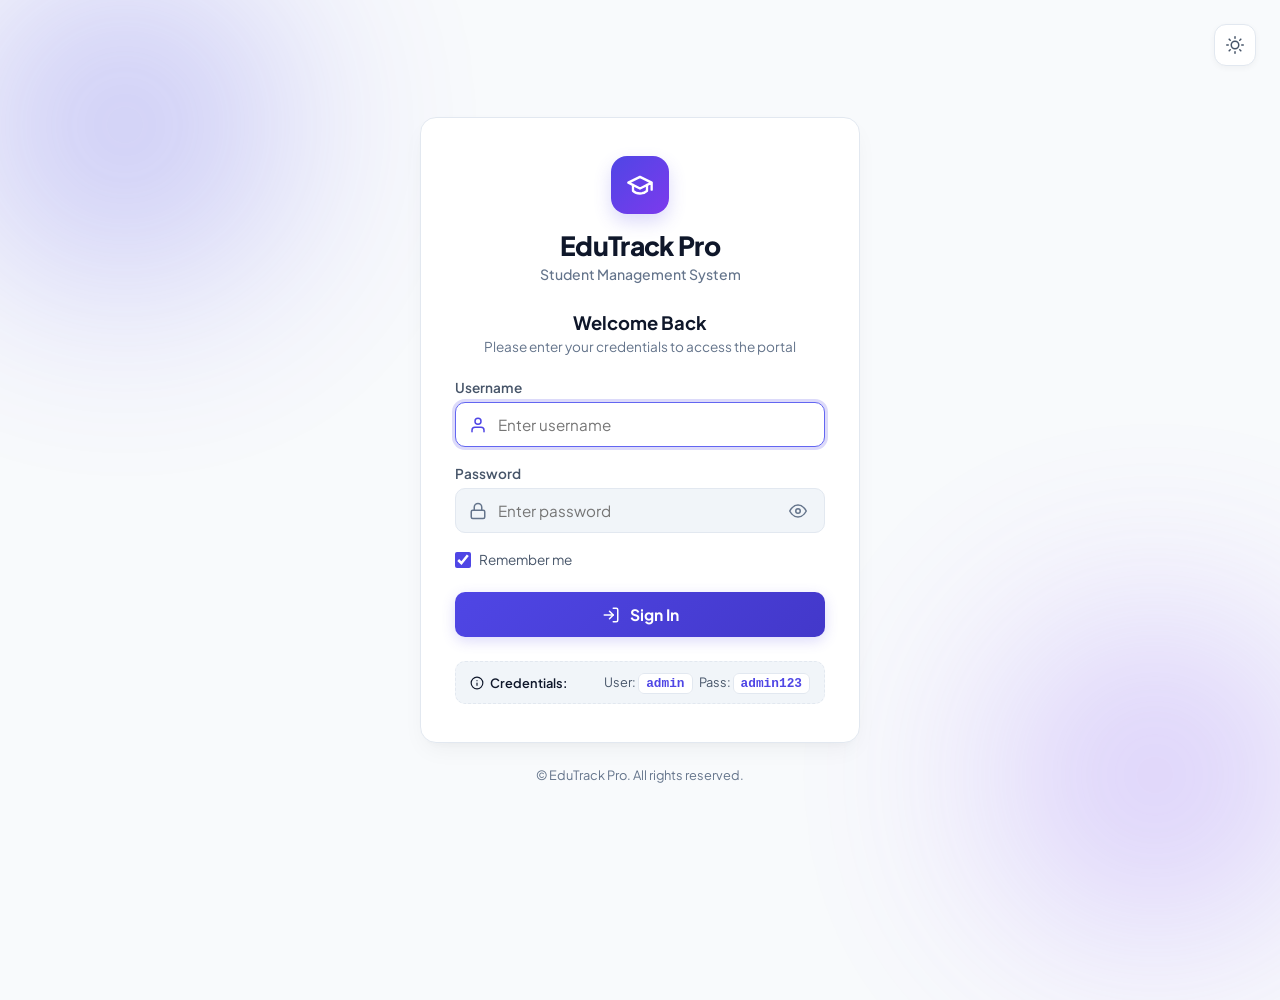
<file: STUDENT MANGEMENT SYSTEM/EDUTRACK PRO/login.html>
<!DOCTYPE html>
<html lang="en" data-theme="light">
<head>
    <meta charset="UTF-8">
    <meta name="viewport" content="width=device-width, initial-scale=1.0">
    <meta name="description" content="Sign in to EduTrack Pro - Student Management System">
    <title>Login | EduTrack Pro</title>

    <!-- Immediate redirect if already authenticated -->
    <script>
        (function() {
            const isAuth = sessionStorage.getItem('sms_auth_user') || localStorage.getItem('sms_auth_user');
            if (isAuth) {
                window.location.replace('index.html');
            }
        })();
    </script>

    <!-- Google Fonts -->
    <link rel="preconnect" href="https://fonts.googleapis.com">
    <link rel="preconnect" href="https://fonts.gstatic.com" crossorigin>
    <link href="https://fonts.googleapis.com/css2?family=Plus+Jakarta+Sans:wght@400;500;600;700;800&display=swap" rel="stylesheet">
    
    <link rel="stylesheet" href="login.css">
</head>
<body>
    <!-- Theme Toggle in Corner -->
    <div class="login-header-actions">
        <button type="button" id="themeToggleBtn" class="btn-theme-toggle" aria-label="Toggle dark mode" title="Toggle dark/light mode">
            <span class="theme-icon light-icon">
                <svg width="18" height="18" viewBox="0 0 24 24" fill="none" stroke="currentColor" stroke-width="2" stroke-linecap="round" stroke-linejoin="round">
                    <circle cx="12" cy="12" r="5"></circle>
                    <line x1="12" y1="1" x2="12" y2="3"></line>
                    <line x1="12" y1="21" x2="12" y2="23"></line>
                    <line x1="4.22" y1="4.22" x2="5.64" y2="5.64"></line>
                    <line x1="18.36" y1="18.36" x2="19.78" y2="19.78"></line>
                    <line x1="1" y1="12" x2="3" y2="12"></line>
                    <line x1="21" y1="12" x2="23" y2="12"></line>
                    <line x1="4.22" y1="19.78" x2="5.64" y2="18.36"></line>
                    <line x1="18.36" y1="5.64" x2="19.78" y2="4.22"></line>
                </svg>
            </span>
            <span class="theme-icon dark-icon">
                <svg width="18" height="18" viewBox="0 0 24 24" fill="none" stroke="currentColor" stroke-width="2" stroke-linecap="round" stroke-linejoin="round">
                    <path d="M21 12.79A9 9 0 1 1 11.21 3 7 7 0 0 0 21 12.79z"></path>
                </svg>
            </span>
        </button>
    </div>

    <!-- Main Login Card -->
    <div class="login-card">
        <!-- Brand Header -->
        <div class="login-brand">
            <div class="brand-icon-wrap">
                <svg width="28" height="28" viewBox="0 0 24 24" fill="none" stroke="currentColor" stroke-width="2" stroke-linecap="round" stroke-linejoin="round">
                    <path d="M22 10v6M2 10l10-5 10 5-10 5z"></path>
                    <path d="M6 12v5c3 3 9 3 12 0v-5"></path>
                </svg>
            </div>
            <h1 class="brand-title">EduTrack Pro</h1>
            <p class="brand-subtitle">Student Management System</p>
        </div>

        <!-- Welcome Title -->
        <div class="login-intro">
            <h2>Welcome Back</h2>
            <p>Please enter your credentials to access the portal</p>
        </div>

        <!-- Error Alert Banner -->
        <div class="login-error-alert" id="loginErrorAlert" role="alert" aria-live="polite">
            <span class="error-icon">
                <svg width="18" height="18" viewBox="0 0 24 24" fill="none" stroke="currentColor" stroke-width="2" stroke-linecap="round" stroke-linejoin="round">
                    <circle cx="12" cy="12" r="10"></circle>
                    <line x1="12" y1="8" x2="12" y2="12"></line>
                    <line x1="12" y1="16" x2="12.01" y2="16"></line>
                </svg>
            </span>
            <span id="errorMessage">Invalid username or password.</span>
        </div>

        <!-- Login Form -->
        <form class="login-form" id="loginForm" novalidate>
            <!-- Username Field -->
            <div class="form-group">
                <label for="username" class="form-label">Username</label>
                <div class="input-wrapper">
                    <span class="input-icon">
                        <svg width="18" height="18" viewBox="0 0 24 24" fill="none" stroke="currentColor" stroke-width="2" stroke-linecap="round" stroke-linejoin="round">
                            <path d="M20 21v-2a4 4 0 0 0-4-4H8a4 4 0 0 0-4 4v2"></path>
                            <circle cx="12" cy="7" r="4"></circle>
                        </svg>
                    </span>
                    <input 
                        type="text" 
                        id="username" 
                        name="username" 
                        class="form-input" 
                        placeholder="Enter username" 
                        required 
                        autocomplete="username"
                        autofocus
                    >
                </div>
            </div>

            <!-- Password Field -->
            <div class="form-group">
                <label for="password" class="form-label">Password</label>
                <div class="input-wrapper">
                    <span class="input-icon">
                        <svg width="18" height="18" viewBox="0 0 24 24" fill="none" stroke="currentColor" stroke-width="2" stroke-linecap="round" stroke-linejoin="round">
                            <rect x="3" y="11" width="18" height="11" rx="2" ry="2"></rect>
                            <path d="M7 11V7a5 5 0 0 1 10 0v4"></path>
                        </svg>
                    </span>
                    <input 
                        type="password" 
                        id="password" 
                        name="password" 
                        class="form-input" 
                        placeholder="Enter password" 
                        required 
                        autocomplete="current-password"
                    >
                    <button type="button" id="togglePasswordBtn" class="btn-toggle-password" title="Show password" aria-label="Show password">
                        <span id="eyeOpenIcon" style="display: flex;">
                            <svg width="18" height="18" viewBox="0 0 24 24" fill="none" stroke="currentColor" stroke-width="2" stroke-linecap="round" stroke-linejoin="round">
                                <path d="M1 12s4-8 11-8 11 8 11 8-4 8-11 8-11-8-11-8z"></path>
                                <circle cx="12" cy="12" r="3"></circle>
                            </svg>
                        </span>
                        <span id="eyeClosedIcon" style="display: none;">
                            <svg width="18" height="18" viewBox="0 0 24 24" fill="none" stroke="currentColor" stroke-width="2" stroke-linecap="round" stroke-linejoin="round">
                                <path d="M17.94 17.94A10.07 10.07 0 0 1 12 20c-7 0-11-8-11-8a18.45 18.45 0 0 1 5.06-5.94M9.9 4.24A9.12 9.12 0 0 1 12 4c7 0 11 8 11 8a18.5 18.5 0 0 1-2.16 3.19m-6.72-1.07a3 3 0 1 1-4.24-4.24"></path>
                                <line x1="1" y1="1" x2="23" y2="23"></line>
                            </svg>
                        </span>
                    </button>
                </div>
            </div>

            <!-- Remember Me -->
            <div class="login-options">
                <label class="remember-me">
                    <input type="checkbox" id="rememberMe" checked>
                    <span>Remember me</span>
                </label>
            </div>

            <!-- Submit Button -->
            <button type="submit" id="loginBtn" class="btn-login">
                <svg width="18" height="18" viewBox="0 0 24 24" fill="none" stroke="currentColor" stroke-width="2" stroke-linecap="round" stroke-linejoin="round">
                    <path d="M15 3h4a2 2 0 0 1 2 2v14a2 2 0 0 1-2 2h-4"></path>
                    <polyline points="10 17 15 12 10 7"></polyline>
                    <line x1="15" y1="12" x2="3" y2="12"></line>
                </svg>
                <span>Sign In</span>
            </button>
        </form>

        <!-- Credentials Hint -->
        <div class="credentials-hint">
            <div class="hint-label">
                <svg width="14" height="14" viewBox="0 0 24 24" fill="none" stroke="currentColor" stroke-width="2" stroke-linecap="round" stroke-linejoin="round">
                    <circle cx="12" cy="12" r="10"></circle>
                    <line x1="12" y1="16" x2="12" y2="12"></line>
                    <line x1="12" y1="8" x2="12.01" y2="8"></line>
                </svg>
                <span>Credentials:</span>
            </div>
            <div class="hint-values">
                <span>User: <strong class="hint-badge">admin</strong></span>
                <span>Pass: <strong class="hint-badge">admin123</strong></span>
            </div>
        </div>
    </div>

    <footer class="login-footer">
        <p>&copy; EduTrack Pro. All rights reserved.</p>
    </footer>

    <script src="login.js"></script>
</body>
</html>
</file>
<file: STUDENT MANGEMENT SYSTEM/EDUTRACK PRO/style.css>
/* ==========================================================================
   EduTrack Pro - Student Management System Stylesheet
   Modern, responsive, accessible UI with CSS variables & Light/Dark themes
   ========================================================================== */

/* --------------------------------------------------------------------------
   1. Design Tokens & CSS Custom Properties
   -------------------------------------------------------------------------- */
:root {
    /* Color Palette - Light Theme (Default) */
    --bg-page: #f8fafc;
    --bg-surface: #ffffff;
    --bg-surface-secondary: #f1f5f9;
    --bg-surface-hover: #f8fafc;
    
    --border-color: #e2e8f0;
    --border-color-focus: #6366f1;
    
    --text-primary: #0f172a;
    --text-secondary: #475569;
    --text-muted: #64748b;
    --text-inverse: #ffffff;

    /* Primary Accent: Indigo */
    --primary: #4f46e5;
    --primary-hover: #4338ca;
    --primary-light: #eef2ff;
    --primary-glow: rgba(79, 70, 229, 0.2);

    /* Semantic Status Accents */
    --success: #10b981;
    --success-bg: #ecfdf5;
    --success-text: #065f46;

    --warning: #f59e0b;
    --warning-bg: #fffbeb;
    --warning-text: #92400e;

    --danger: #ef4444;
    --danger-hover: #dc2626;
    --danger-bg: #fef2f2;
    --danger-text: #991b1b;
    --danger-glow: rgba(239, 68, 68, 0.25);

    --info: #0ea5e9;
    --info-bg: #f0f9ff;
    --info-text: #0369a1;

    /* Department Colors */
    --dept-cse-bg: #e0e7ff;
    --dept-cse-text: #3730a3;
    --dept-csbs-bg: #cffafe;
    --dept-csbs-text: #155e75;
    --dept-it-bg: #dcfce7;
    --dept-it-text: #166534;
    --dept-ece-bg: #fef3c7;
    --dept-ece-text: #92400e;
    --dept-eee-bg: #f3e8ff;
    --dept-eee-text: #6b21a8;
    --dept-mech-bg: #e2e8f0;
    --dept-mech-text: #334155;
    --dept-civil-bg: #ffedd5;
    --dept-civil-text: #9a3412;

    /* Shadows */
    --shadow-sm: 0 1px 2px 0 rgba(0, 0, 0, 0.05);
    --shadow-md: 0 4px 6px -1px rgba(0, 0, 0, 0.07), 0 2px 4px -2px rgba(0, 0, 0, 0.05);
    --shadow-lg: 0 10px 15px -3px rgba(0, 0, 0, 0.08), 0 4px 6px -4px rgba(0, 0, 0, 0.04);
    --shadow-xl: 0 20px 25px -5px rgba(0, 0, 0, 0.1), 0 8px 10px -6px rgba(0, 0, 0, 0.04);

    /* Typography & Transitions */
    --font-family: 'Plus Jakarta Sans', system-ui, -apple-system, BlinkMacSystemFont, 'Segoe UI', Roboto, sans-serif;
    --radius-sm: 6px;
    --radius-md: 10px;
    --radius-lg: 16px;
    --radius-full: 9999px;
    --transition: all 0.2s cubic-bezier(0.4, 0, 0.2, 1);
}

/* --------------------------------------------------------------------------
   2. Dark Theme Overrides
   -------------------------------------------------------------------------- */
[data-theme="dark"] {
    --bg-page: #0b0f19;
    --bg-surface: #131b2e;
    --bg-surface-secondary: #1e293b;
    --bg-surface-hover: #192339;

    --border-color: #243048;
    --border-color-focus: #818cf8;

    --text-primary: #f8fafc;
    --text-secondary: #cbd5e1;
    --text-muted: #94a3b8;
    --text-inverse: #0f172a;

    --primary: #6366f1;
    --primary-hover: #4f46e5;
    --primary-light: rgba(99, 102, 241, 0.15);
    --primary-glow: rgba(99, 102, 241, 0.35);

    --success-bg: rgba(16, 185, 129, 0.15);
    --success-text: #34d399;

    --warning-bg: rgba(245, 158, 11, 0.15);
    --warning-text: #fbbf24;

    --danger-bg: rgba(239, 68, 68, 0.15);
    --danger-text: #f87171;

    --info-bg: rgba(14, 165, 233, 0.15);
    --info-text: #38bdf8;

    --dept-cse-bg: rgba(99, 102, 241, 0.2);
    --dept-cse-text: #a5b4fc;
    --dept-csbs-bg: rgba(6, 182, 212, 0.2);
    --dept-csbs-text: #67e8f9;
    --dept-it-bg: rgba(16, 185, 129, 0.2);
    --dept-it-text: #6ee7b7;
    --dept-ece-bg: rgba(245, 158, 11, 0.2);
    --dept-ece-text: #fcd34d;
    --dept-eee-bg: rgba(168, 85, 247, 0.2);
    --dept-eee-text: #d8b4fe;
    --dept-mech-bg: rgba(148, 163, 184, 0.2);
    --dept-mech-text: #cbd5e1;
    --dept-civil-bg: rgba(249, 115, 22, 0.2);
    --dept-civil-text: #fdba74;

    --shadow-sm: 0 1px 3px 0 rgba(0, 0, 0, 0.4);
    --shadow-md: 0 4px 8px -1px rgba(0, 0, 0, 0.5);
    --shadow-lg: 0 10px 20px -3px rgba(0, 0, 0, 0.6);
    --shadow-xl: 0 20px 30px -5px rgba(0, 0, 0, 0.7);
}

/* --------------------------------------------------------------------------
   3. Reset & Base Styles
   -------------------------------------------------------------------------- */
* {
    box-sizing: border-box;
    margin: 0;
    padding: 0;
}

html {
    scroll-behavior: smooth;
}

body {
    font-family: var(--font-family);
    background-color: var(--bg-page);
    color: var(--text-primary);
    min-height: 100vh;
    display: flex;
    flex-direction: column;
    line-height: 1.5;
    -webkit-font-smoothing: antialiased;
    transition: background-color 0.3s ease, color 0.3s ease;
}

.sr-only {
    position: absolute;
    width: 1px;
    height: 1px;
    padding: 0;
    margin: -1px;
    overflow: hidden;
    clip: rect(0, 0, 0, 0);
    white-space: nowrap;
    border-width: 0;
}

.app-wrapper {
    max-width: 1360px;
    width: 100%;
    margin: 0 auto;
    padding: 24px 24px 48px;
    display: flex;
    flex-direction: column;
    gap: 28px;
}

/* --------------------------------------------------------------------------
   4. Header / Navbar
   -------------------------------------------------------------------------- */
.navbar {
    display: flex;
    align-items: center;
    justify-content: space-between;
    background: var(--bg-surface);
    border: 1px solid var(--border-color);
    padding: 16px 24px;
    border-radius: var(--radius-lg);
    box-shadow: var(--shadow-sm);
    gap: 16px;
    flex-wrap: wrap;
}

.navbar-brand {
    display: flex;
    align-items: center;
    gap: 14px;
}

.brand-icon {
    width: 44px;
    height: 44px;
    border-radius: var(--radius-md);
    background: linear-gradient(135deg, #4f46e5, #06b6d4);
    color: #ffffff;
    display: flex;
    align-items: center;
    justify-content: center;
    box-shadow: 0 4px 10px rgba(79, 70, 229, 0.3);
}

.brand-title {
    font-size: 1.35rem;
    font-weight: 800;
    letter-spacing: -0.02em;
    color: var(--text-primary);
    line-height: 1.2;
}

.brand-subtitle {
    font-size: 0.82rem;
    color: var(--text-muted);
    font-weight: 500;
}

.navbar-actions {
    display: flex;
    align-items: center;
    gap: 12px;
}

.btn-theme-toggle {
    width: 40px;
    height: 40px;
    border-radius: var(--radius-md);
    border: 1px solid var(--border-color);
    background: var(--bg-surface-secondary);
    color: var(--text-secondary);
    display: flex;
    align-items: center;
    justify-content: center;
    cursor: pointer;
    transition: var(--transition);
}

.btn-theme-toggle:hover {
    background: var(--bg-surface-hover);
    color: var(--primary);
    border-color: var(--border-color-focus);
}

[data-theme="light"] .dark-icon { display: none; }
[data-theme="light"] .light-icon { display: block; }
[data-theme="dark"] .light-icon { display: none; }
[data-theme="dark"] .dark-icon { display: block; }

/* --------------------------------------------------------------------------
   5. Buttons & Generic Controls
   -------------------------------------------------------------------------- */
.btn {
    display: inline-flex;
    align-items: center;
    justify-content: center;
    gap: 8px;
    padding: 10px 18px;
    border-radius: var(--radius-md);
    font-size: 0.92rem;
    font-weight: 600;
    font-family: inherit;
    border: 1px solid transparent;
    cursor: pointer;
    transition: var(--transition);
    text-decoration: none;
    white-space: nowrap;
}

.btn:active {
    transform: scale(0.98);
}

.btn-sm {
    padding: 7px 13px;
    font-size: 0.83rem;
}

.btn-primary {
    background: var(--primary);
    color: #ffffff;
    box-shadow: 0 2px 6px rgba(79, 70, 229, 0.25);
}

.btn-primary:hover {
    background: var(--primary-hover);
    box-shadow: 0 4px 12px var(--primary-glow);
}

.btn-secondary {
    background: var(--bg-surface-secondary);
    color: var(--text-secondary);
    border-color: var(--border-color);
}

.btn-secondary:hover {
    background: var(--bg-surface-hover);
    color: var(--text-primary);
    border-color: var(--text-muted);
}

.btn-ghost {
    background: transparent;
    color: var(--text-muted);
}

.btn-ghost:hover {
    background: var(--bg-surface-secondary);
    color: var(--text-primary);
}

.btn-danger {
    background: var(--danger);
    color: #ffffff;
    box-shadow: 0 2px 6px rgba(239, 68, 68, 0.25);
}

.btn-danger:hover {
    background: var(--danger-hover);
    box-shadow: 0 4px 12px var(--danger-glow);
}

/* Action Icon Buttons */
.btn-icon {
    width: 32px;
    height: 32px;
    border-radius: var(--radius-sm);
    border: 1px solid transparent;
    display: inline-flex;
    align-items: center;
    justify-content: center;
    cursor: pointer;
    transition: var(--transition);
    background: transparent;
}

.btn-icon-view {
    color: var(--info);
    background: var(--info-bg);
}
.btn-icon-view:hover {
    background: var(--info);
    color: #fff;
}

.btn-icon-edit {
    color: var(--primary);
    background: var(--primary-light);
}
.btn-icon-edit:hover {
    background: var(--primary);
    color: #fff;
}

.btn-icon-delete {
    color: var(--danger);
    background: var(--danger-bg);
}
.btn-icon-delete:hover {
    background: var(--danger);
    color: #fff;
}

/* --------------------------------------------------------------------------
   6. Dashboard Section & Stats Cards
   -------------------------------------------------------------------------- */
.dashboard-section {
    display: flex;
    flex-direction: column;
    gap: 16px;
}

.section-header {
    display: flex;
    align-items: center;
    justify-content: space-between;
}

.section-title {
    font-size: 1.25rem;
    font-weight: 700;
    color: var(--text-primary);
    letter-spacing: -0.01em;
}

.section-desc {
    font-size: 0.85rem;
    color: var(--text-muted);
    margin-top: 2px;
}

.stats-grid {
    display: grid;
    grid-template-columns: repeat(6, 1fr);
    gap: 16px;
}

.stat-card {
    background: var(--bg-surface);
    border: 1px solid var(--border-color);
    border-radius: var(--radius-lg);
    padding: 18px;
    display: flex;
    flex-direction: column;
    gap: 12px;
    box-shadow: var(--shadow-sm);
    position: relative;
    overflow: hidden;
    transition: var(--transition);
}

.stat-card:hover {
    transform: translateY(-3px);
    box-shadow: var(--shadow-md);
    border-color: var(--border-color-focus);
}

.stat-icon-wrap {
    width: 42px;
    height: 42px;
    border-radius: var(--radius-md);
    display: flex;
    align-items: center;
    justify-content: center;
    transition: var(--transition);
}

.icon-primary { background: rgba(79, 70, 229, 0.1); color: var(--primary); }
.icon-indigo { background: rgba(99, 102, 241, 0.1); color: #6366f1; }
.icon-emerald { background: rgba(16, 185, 129, 0.1); color: #10b981; }
.icon-cyan { background: rgba(6, 182, 212, 0.1); color: #0891b2; }
.icon-amber { background: rgba(245, 158, 11, 0.1); color: #d97706; }
.icon-purple { background: rgba(168, 85, 247, 0.1); color: #9333ea; }

.stat-info {
    display: flex;
    flex-direction: column;
}

.stat-label {
    font-size: 0.8rem;
    color: var(--text-muted);
    font-weight: 600;
    text-transform: uppercase;
    letter-spacing: 0.03em;
}

.stat-value {
    font-size: 1.85rem;
    font-weight: 800;
    color: var(--text-primary);
    line-height: 1.1;
    margin-top: 4px;
}

.stat-badge {
    position: absolute;
    top: 18px;
    right: 18px;
    font-size: 0.72rem;
    font-weight: 700;
    padding: 3px 8px;
    border-radius: var(--radius-full);
}

.badge-primary { background: var(--primary-light); color: var(--primary); }
.badge-indigo { background: rgba(99, 102, 241, 0.12); color: #6366f1; }
.badge-emerald { background: var(--success-bg); color: var(--success-text); }
.badge-cyan { background: rgba(6, 182, 212, 0.12); color: #0e7490; }
.badge-amber { background: var(--warning-bg); color: var(--warning-text); }
.badge-purple { background: rgba(168, 85, 247, 0.12); color: #7e22ce; }

/* --------------------------------------------------------------------------
   7. Card Box Container & Form Section
   -------------------------------------------------------------------------- */
.card-box {
    background: var(--bg-surface);
    border: 1px solid var(--border-color);
    border-radius: var(--radius-lg);
    padding: 24px;
    box-shadow: var(--shadow-sm);
    transition: var(--transition);
}

.form-header {
    display: flex;
    align-items: center;
    justify-content: space-between;
    margin-bottom: 22px;
    padding-bottom: 16px;
    border-bottom: 1px solid var(--border-color);
}

.form-title-group {
    display: flex;
    align-items: center;
    gap: 12px;
}

.form-icon-pill {
    width: 38px;
    height: 38px;
    border-radius: var(--radius-md);
    background: var(--primary-light);
    color: var(--primary);
    display: flex;
    align-items: center;
    justify-content: center;
}

.form-title {
    font-size: 1.18rem;
    font-weight: 700;
    color: var(--text-primary);
}

.form-subtitle {
    font-size: 0.82rem;
    color: var(--text-muted);
}

.editing-indicator {
    display: inline-flex;
    align-items: center;
    gap: 8px;
    background: var(--warning-bg);
    color: var(--warning-text);
    padding: 6px 14px;
    border-radius: var(--radius-full);
    font-size: 0.82rem;
    font-weight: 700;
}

.pulse-dot {
    width: 8px;
    height: 8px;
    border-radius: 50%;
    background: var(--warning);
    box-shadow: 0 0 0 0 rgba(245, 158, 11, 0.7);
    animation: pulse-ring 1.5s infinite;
}

@keyframes pulse-ring {
    0% {
        box-shadow: 0 0 0 0 rgba(245, 158, 11, 0.7);
    }
    70% {
        box-shadow: 0 0 0 8px rgba(245, 158, 11, 0);
    }
    100% {
        box-shadow: 0 0 0 0 rgba(245, 158, 11, 0);
    }
}

/* Form Grid & Input Layout */
.form-row {
    display: grid;
    grid-template-columns: repeat(2, 1fr);
    gap: 20px;
    margin-bottom: 18px;
}

.form-group {
    display: flex;
    flex-direction: column;
    gap: 6px;
    position: relative;
}

.form-label {
    font-size: 0.86rem;
    font-weight: 600;
    color: var(--text-secondary);
    display: flex;
    align-items: center;
    gap: 6px;
}

.required-star {
    color: var(--danger);
}

.badge-tag {
    font-size: 0.7rem;
    font-weight: 600;
    background: var(--bg-surface-secondary);
    color: var(--text-muted);
    padding: 2px 6px;
    border-radius: var(--radius-sm);
}

.input-icon-wrap {
    position: relative;
    display: flex;
    align-items: center;
}

.input-icon {
    position: absolute;
    left: 14px;
    color: var(--text-muted);
    pointer-events: none;
    display: flex;
    align-items: center;
    justify-content: center;
}

.form-control {
    width: 100%;
    padding: 11px 14px 11px 40px;
    font-size: 0.92rem;
    font-family: inherit;
    color: var(--text-primary);
    background-color: var(--bg-surface);
    border: 1px solid var(--border-color);
    border-radius: var(--radius-md);
    transition: var(--transition);
    outline: none;
}

.form-control:focus {
    border-color: var(--border-color-focus);
    box-shadow: 0 0 0 3px var(--primary-glow);
}

.readonly-input {
    background-color: var(--bg-surface-secondary);
    color: var(--text-secondary);
    cursor: not-allowed;
    font-weight: 700;
    letter-spacing: 0.03em;
}

select.form-control {
    cursor: pointer;
    appearance: none;
    background-image: url("data:image/svg+xml;charset=UTF-8,%3csvg xmlns='http://www.w3.org/2000/svg' viewBox='0 0 24 24' fill='none' stroke='%2364748b' stroke-width='2' stroke-linecap='round' stroke-linejoin='round'%3e%3cpolyline points='6 9 12 15 18 9'%3e%3c/polyline%3e%3c/svg%3e");
    background-repeat: no-repeat;
    background-position: right 14px center;
    background-size: 16px;
    padding-right: 40px;
}

.field-hint {
    font-size: 0.75rem;
    color: var(--text-muted);
}

.error-msg {
    font-size: 0.78rem;
    color: var(--danger);
    min-height: 18px;
    display: none;
    font-weight: 500;
}

.error-msg.visible {
    display: block;
}

.form-control.is-invalid {
    border-color: var(--danger);
    background-color: var(--danger-bg);
}

.form-control.is-invalid:focus {
    box-shadow: 0 0 0 3px var(--danger-glow);
}

.form-actions {
    display: flex;
    align-items: center;
    gap: 12px;
    margin-top: 10px;
    padding-top: 16px;
    border-top: 1px solid var(--border-color);
}

/* --------------------------------------------------------------------------
   8. Student List, Search & Filter Toolbar
   -------------------------------------------------------------------------- */
.table-section {
    display: flex;
    flex-direction: column;
    gap: 18px;
}

.table-header-group {
    display: flex;
    align-items: center;
    justify-content: space-between;
    gap: 16px;
    flex-wrap: wrap;
}

.table-title-wrap {
    display: flex;
    align-items: center;
    gap: 12px;
}

.counter-badge {
    background: var(--primary-light);
    color: var(--primary);
    font-size: 0.8rem;
    font-weight: 700;
    padding: 4px 10px;
    border-radius: var(--radius-full);
}

.toolbar {
    display: flex;
    align-items: center;
    gap: 12px;
    flex-wrap: wrap;
}

.search-box {
    position: relative;
    min-width: 280px;
    display: flex;
    align-items: center;
}

.search-icon {
    position: absolute;
    left: 12px;
    color: var(--text-muted);
    pointer-events: none;
    display: flex;
}

.search-input {
    width: 100%;
    padding: 9px 34px 9px 36px;
    font-size: 0.88rem;
    font-family: inherit;
    border: 1px solid var(--border-color);
    background: var(--bg-surface);
    color: var(--text-primary);
    border-radius: var(--radius-md);
    outline: none;
    transition: var(--transition);
}

.search-input:focus {
    border-color: var(--border-color-focus);
    box-shadow: 0 0 0 3px var(--primary-glow);
}

.clear-btn {
    position: absolute;
    right: 10px;
    border: none;
    background: transparent;
    color: var(--text-muted);
    font-size: 1.1rem;
    cursor: pointer;
    line-height: 1;
}

.clear-btn:hover {
    color: var(--text-primary);
}

.filter-select {
    padding: 9px 32px 9px 12px;
    font-size: 0.88rem;
    font-family: inherit;
    border: 1px solid var(--border-color);
    background: var(--bg-surface);
    color: var(--text-primary);
    border-radius: var(--radius-md);
    outline: none;
    cursor: pointer;
    appearance: none;
    background-image: url("data:image/svg+xml;charset=UTF-8,%3csvg xmlns='http://www.w3.org/2000/svg' viewBox='0 0 24 24' fill='none' stroke='%2364748b' stroke-width='2' stroke-linecap='round' stroke-linejoin='round'%3e%3cpolyline points='6 9 12 15 18 9'%3e%3c/polyline%3e%3c/svg%3e");
    background-repeat: no-repeat;
    background-position: right 10px center;
    background-size: 14px;
    transition: var(--transition);
}

.filter-select:focus {
    border-color: var(--border-color-focus);
    box-shadow: 0 0 0 3px var(--primary-glow);
}

/* --------------------------------------------------------------------------
   9. Table Design
   -------------------------------------------------------------------------- */
.table-responsive {
    width: 100%;
    overflow-x: auto;
    border: 1px solid var(--border-color);
    border-radius: var(--radius-md);
    -webkit-overflow-scrolling: touch;
}

.students-table {
    width: 100%;
    border-collapse: separate;
    border-spacing: 0;
    text-align: left;
    font-size: 0.9rem;
}

.students-table thead th {
    background: var(--bg-surface-secondary);
    color: var(--text-secondary);
    font-weight: 700;
    font-size: 0.78rem;
    text-transform: uppercase;
    letter-spacing: 0.05em;
    padding: 14px 16px;
    border-bottom: 1px solid var(--border-color);
    white-space: nowrap;
}

.students-table tbody tr {
    background: var(--bg-surface);
    transition: background-color 0.15s ease;
}

.students-table tbody tr:hover {
    background: var(--bg-surface-hover);
}

.students-table tbody tr:not(:last-child) td {
    border-bottom: 1px solid var(--border-color);
}

.students-table td {
    padding: 14px 16px;
    color: var(--text-secondary);
    vertical-align: middle;
}

.student-id-cell {
    font-family: ui-monospace, SFMono-Regular, Menlo, Monaco, Consolas, monospace;
    font-weight: 700;
    font-size: 0.85rem;
    color: var(--primary);
    white-space: nowrap;
}

.student-name-cell {
    display: flex;
    align-items: center;
    gap: 12px;
    font-weight: 600;
    color: var(--text-primary);
}

.avatar-circle {
    width: 34px;
    height: 34px;
    border-radius: 50%;
    background: linear-gradient(135deg, #6366f1, #3b82f6);
    color: #ffffff;
    display: inline-flex;
    align-items: center;
    justify-content: center;
    font-size: 0.78rem;
    font-weight: 700;
    letter-spacing: 0.02em;
    flex-shrink: 0;
}

/* Department & Year Badges */
.dept-badge {
    display: inline-block;
    padding: 4px 10px;
    border-radius: var(--radius-sm);
    font-size: 0.78rem;
    font-weight: 700;
    letter-spacing: 0.02em;
    white-space: nowrap;
}

.dept-badge-CSE { background: var(--dept-cse-bg); color: var(--dept-cse-text); }
.dept-badge-CSBS { background: var(--dept-csbs-bg); color: var(--dept-csbs-text); }
.dept-badge-IT { background: var(--dept-it-bg); color: var(--dept-it-text); }
.dept-badge-ECE { background: var(--dept-ece-bg); color: var(--dept-ece-text); }
.dept-badge-EEE { background: var(--dept-eee-bg); color: var(--dept-eee-text); }
.dept-badge-MECH { background: var(--dept-mech-bg); color: var(--dept-mech-text); }
.dept-badge-CIVIL { background: var(--dept-civil-bg); color: var(--dept-civil-text); }

.year-chip {
    display: inline-flex;
    align-items: center;
    padding: 3px 8px;
    border-radius: var(--radius-full);
    font-size: 0.76rem;
    font-weight: 600;
    background: var(--bg-surface-secondary);
    color: var(--text-secondary);
    border: 1px solid var(--border-color);
    white-space: nowrap;
}

.actions-cell {
    display: flex;
    align-items: center;
    justify-content: center;
    gap: 6px;
}

/* Empty State */
.empty-state {
    text-align: center;
    padding: 48px 24px;
    display: flex;
    flex-direction: column;
    align-items: center;
    justify-content: center;
    gap: 12px;
}

.empty-icon-wrap {
    color: var(--text-muted);
    opacity: 0.6;
}

.empty-title {
    font-size: 1.1rem;
    font-weight: 700;
    color: var(--text-primary);
}

.empty-desc {
    font-size: 0.88rem;
    color: var(--text-muted);
    max-width: 420px;
}

/* --------------------------------------------------------------------------
   10. Modals (View & Delete)
   -------------------------------------------------------------------------- */
.modal-overlay {
    position: fixed;
    top: 0;
    left: 0;
    right: 0;
    bottom: 0;
    background: rgba(15, 23, 42, 0.65);
    backdrop-filter: blur(4px);
    display: flex;
    align-items: center;
    justify-content: center;
    padding: 16px;
    z-index: 1000;
    animation: fadeIn 0.2s ease-out;
}

.modal-dialog {
    background: var(--bg-surface);
    border: 1px solid var(--border-color);
    border-radius: var(--radius-lg);
    box-shadow: var(--shadow-xl);
    width: 100%;
    max-width: 520px;
    overflow: hidden;
    animation: slideUpScale 0.25s cubic-bezier(0.16, 1, 0.3, 1);
    display: flex;
    flex-direction: column;
}

.modal-dialog-sm {
    max-width: 440px;
}

@keyframes fadeIn {
    from { opacity: 0; }
    to { opacity: 1; }
}

@keyframes slideUpScale {
    from {
        opacity: 0;
        transform: translateY(20px) scale(0.96);
    }
    to {
        opacity: 1;
        transform: translateY(0) scale(1);
    }
}

.modal-header {
    padding: 18px 22px;
    display: flex;
    align-items: center;
    justify-content: space-between;
    border-bottom: 1px solid var(--border-color);
    gap: 12px;
}

.modal-header-danger {
    background: var(--danger-bg);
    border-bottom-color: rgba(239, 68, 68, 0.2);
}

.modal-icon-danger {
    color: var(--danger);
    display: flex;
    align-items: center;
    flex-shrink: 0;
}

.modal-title-wrap {
    flex: 1;
}

.modal-title {
    font-size: 1.15rem;
    font-weight: 700;
    color: var(--text-primary);
}

.modal-subtitle {
    font-size: 0.78rem;
    color: var(--text-muted);
}

.modal-close-btn {
    border: none;
    background: transparent;
    font-size: 1.5rem;
    color: var(--text-muted);
    cursor: pointer;
    line-height: 1;
    width: 32px;
    height: 32px;
    border-radius: var(--radius-sm);
    display: flex;
    align-items: center;
    justify-content: center;
    transition: var(--transition);
}

.modal-close-btn:hover {
    background: var(--bg-surface-secondary);
    color: var(--text-primary);
}

.modal-body {
    padding: 22px;
    max-height: 75vh;
    overflow-y: auto;
}

.modal-footer {
    padding: 16px 22px;
    border-top: 1px solid var(--border-color);
    display: flex;
    align-items: center;
    justify-content: flex-end;
    gap: 12px;
    background: var(--bg-surface-secondary);
}

/* View Profile Modal Card */
.profile-card-header {
    display: flex;
    align-items: center;
    gap: 16px;
    margin-bottom: 22px;
    padding-bottom: 18px;
    border-bottom: 1px solid var(--border-color);
}

.profile-avatar-large {
    width: 60px;
    height: 60px;
    border-radius: 50%;
    background: linear-gradient(135deg, var(--primary), #06b6d4);
    color: #ffffff;
    font-size: 1.3rem;
    font-weight: 800;
    display: flex;
    align-items: center;
    justify-content: center;
    box-shadow: 0 4px 12px var(--primary-glow);
    flex-shrink: 0;
}

.profile-name {
    font-size: 1.25rem;
    font-weight: 800;
    color: var(--text-primary);
    line-height: 1.2;
}

.profile-id-badge {
    display: inline-block;
    margin-top: 4px;
    font-family: ui-monospace, SFMono-Regular, Menlo, Monaco, Consolas, monospace;
    font-size: 0.8rem;
    font-weight: 700;
    color: var(--primary);
    background: var(--primary-light);
    padding: 2px 8px;
    border-radius: var(--radius-sm);
}

.profile-details-grid {
    display: grid;
    grid-template-columns: repeat(2, 1fr);
    gap: 16px;
}

.profile-detail-item {
    display: flex;
    flex-direction: column;
    gap: 4px;
    background: var(--bg-surface-secondary);
    padding: 12px 14px;
    border-radius: var(--radius-md);
    border: 1px solid var(--border-color);
}

.profile-detail-label {
    font-size: 0.75rem;
    font-weight: 600;
    text-transform: uppercase;
    color: var(--text-muted);
    letter-spacing: 0.04em;
}

.profile-detail-value {
    font-size: 0.92rem;
    font-weight: 600;
    color: var(--text-primary);
    word-break: break-word;
}

.profile-detail-link {
    color: var(--primary);
    text-decoration: none;
    transition: var(--transition);
}

.profile-detail-link:hover {
    text-decoration: underline;
}

/* Delete Modal Styling */
.delete-warning-text {
    font-size: 0.95rem;
    color: var(--text-secondary);
    line-height: 1.5;
    margin-bottom: 16px;
}

.delete-student-pill {
    background: var(--bg-surface-secondary);
    border: 1px solid var(--border-color);
    padding: 12px 16px;
    border-radius: var(--radius-md);
    font-weight: 600;
    color: var(--text-primary);
}

/* --------------------------------------------------------------------------
   11. Toast Notifications
   -------------------------------------------------------------------------- */
.toast-container {
    position: fixed;
    bottom: 24px;
    right: 24px;
    display: flex;
    flex-direction: column;
    gap: 10px;
    z-index: 2000;
    max-width: 380px;
    pointer-events: none;
}

.toast {
    pointer-events: auto;
    background: var(--bg-surface);
    color: var(--text-primary);
    border: 1px solid var(--border-color);
    border-radius: var(--radius-md);
    padding: 14px 18px;
    display: flex;
    align-items: center;
    gap: 12px;
    box-shadow: var(--shadow-lg);
    animation: toastSlideIn 0.3s cubic-bezier(0.16, 1, 0.3, 1);
    transition: opacity 0.25s ease, transform 0.25s ease;
}

.toast.toast-hiding {
    opacity: 0;
    transform: translateX(100%);
}

@keyframes toastSlideIn {
    from {
        opacity: 0;
        transform: translateY(20px) scale(0.95);
    }
    to {
        opacity: 1;
        transform: translateY(0) scale(1);
    }
}

.toast-icon {
    flex-shrink: 0;
    display: flex;
}

.toast-success .toast-icon { color: var(--success); }
.toast-error .toast-icon { color: var(--danger); }
.toast-info .toast-icon { color: var(--info); }

.toast-message {
    font-size: 0.88rem;
    font-weight: 600;
    flex: 1;
}

.toast-close {
    border: none;
    background: transparent;
    color: var(--text-muted);
    cursor: pointer;
    font-size: 1.1rem;
    line-height: 1;
}

/* --------------------------------------------------------------------------
   12. Footer
   -------------------------------------------------------------------------- */
.app-footer {
    text-align: center;
    font-size: 0.82rem;
    color: var(--text-muted);
    padding: 20px 0;
    border-top: 1px solid var(--border-color);
}

/* --------------------------------------------------------------------------
   13. Responsive Breakpoints
   -------------------------------------------------------------------------- */
/* Laptops & Tablets (Max 1100px) */
@media (max-width: 1100px) {
    .stats-grid {
        grid-template-columns: repeat(3, 1fr);
    }
}

/* Tablets (Max 768px) */
@media (max-width: 768px) {
    .app-wrapper {
        padding: 16px 16px 36px;
        gap: 20px;
    }

    .navbar {
        padding: 14px 18px;
    }

    .stats-grid {
        grid-template-columns: repeat(2, 1fr);
    }

    .form-row {
        grid-template-columns: 1fr;
        gap: 14px;
    }

    .toolbar {
        width: 100%;
    }

    .search-box {
        min-width: 100%;
        flex: 1;
    }

    .filter-select-wrap {
        flex: 1;
    }

    .filter-select {
        width: 100%;
    }

    .profile-details-grid {
        grid-template-columns: 1fr;
    }
}

/* Mobile Devices (Max 480px) */
@media (max-width: 480px) {
    .stats-grid {
        grid-template-columns: 1fr;
    }

    .brand-title {
        font-size: 1.15rem;
    }

    .navbar-actions {
        width: 100%;
        justify-content: flex-end;
    }

    .form-actions {
        flex-direction: column;
        align-items: stretch;
    }

    .form-actions .btn {
        width: 100%;
    }

    .toast-container {
        left: 16px;
        right: 16px;
        bottom: 16px;
    }
}

/* Logout Button */
.btn-logout:hover {
    color: var(--danger) !important;
    border-color: var(--danger) !important;
    background: var(--danger-bg) !important;
}
</file>
<file: STUDENT MANGEMENT SYSTEM/EDUTRACK PRO/_backup_pre_restore/style.css>
/* ==========================================================================
   EduTrack Pro - Student Management System Stylesheet
   Modern, responsive, accessible UI with CSS variables & Light/Dark themes
   ========================================================================== */

/* --------------------------------------------------------------------------
   1. Design Tokens & CSS Custom Properties
   -------------------------------------------------------------------------- */
:root {
    /* Color Palette - Light Theme (Default) */
    --bg-page: #f8fafc;
    --bg-surface: #ffffff;
    --bg-surface-secondary: #f1f5f9;
    --bg-surface-hover: #f8fafc;
    
    --border-color: #e2e8f0;
    --border-color-focus: #6366f1;
    
    --text-primary: #0f172a;
    --text-secondary: #475569;
    --text-muted: #64748b;
    --text-inverse: #ffffff;

    /* Primary Accent: Indigo */
    --primary: #4f46e5;
    --primary-hover: #4338ca;
    --primary-light: #eef2ff;
    --primary-glow: rgba(79, 70, 229, 0.2);

    /* Semantic Status Accents */
    --success: #10b981;
    --success-bg: #ecfdf5;
    --success-text: #065f46;

    --warning: #f59e0b;
    --warning-bg: #fffbeb;
    --warning-text: #92400e;

    --danger: #ef4444;
    --danger-hover: #dc2626;
    --danger-bg: #fef2f2;
    --danger-text: #991b1b;
    --danger-glow: rgba(239, 68, 68, 0.25);

    --info: #0ea5e9;
    --info-bg: #f0f9ff;
    --info-text: #0369a1;

    /* Department Colors */
    --dept-cse-bg: #e0e7ff;
    --dept-cse-text: #3730a3;
    --dept-csbs-bg: #cffafe;
    --dept-csbs-text: #155e75;
    --dept-it-bg: #dcfce7;
    --dept-it-text: #166534;
    --dept-ece-bg: #fef3c7;
    --dept-ece-text: #92400e;
    --dept-eee-bg: #f3e8ff;
    --dept-eee-text: #6b21a8;
    --dept-mech-bg: #e2e8f0;
    --dept-mech-text: #334155;
    --dept-civil-bg: #ffedd5;
    --dept-civil-text: #9a3412;

    /* Shadows */
    --shadow-sm: 0 1px 2px 0 rgba(0, 0, 0, 0.05);
    --shadow-md: 0 4px 6px -1px rgba(0, 0, 0, 0.07), 0 2px 4px -2px rgba(0, 0, 0, 0.05);
    --shadow-lg: 0 10px 15px -3px rgba(0, 0, 0, 0.08), 0 4px 6px -4px rgba(0, 0, 0, 0.04);
    --shadow-xl: 0 20px 25px -5px rgba(0, 0, 0, 0.1), 0 8px 10px -6px rgba(0, 0, 0, 0.04);

    /* Typography & Transitions */
    --font-family: 'Plus Jakarta Sans', system-ui, -apple-system, BlinkMacSystemFont, 'Segoe UI', Roboto, sans-serif;
    --radius-sm: 6px;
    --radius-md: 10px;
    --radius-lg: 16px;
    --radius-full: 9999px;
    --transition: all 0.2s cubic-bezier(0.4, 0, 0.2, 1);
}

/* --------------------------------------------------------------------------
   2. Dark Theme Overrides
   -------------------------------------------------------------------------- */
[data-theme="dark"] {
    --bg-page: #0b0f19;
    --bg-surface: #131b2e;
    --bg-surface-secondary: #1e293b;
    --bg-surface-hover: #192339;

    --border-color: #243048;
    --border-color-focus: #818cf8;

    --text-primary: #f8fafc;
    --text-secondary: #cbd5e1;
    --text-muted: #94a3b8;
    --text-inverse: #0f172a;

    --primary: #6366f1;
    --primary-hover: #4f46e5;
    --primary-light: rgba(99, 102, 241, 0.15);
    --primary-glow: rgba(99, 102, 241, 0.35);

    --success-bg: rgba(16, 185, 129, 0.15);
    --success-text: #34d399;

    --warning-bg: rgba(245, 158, 11, 0.15);
    --warning-text: #fbbf24;

    --danger-bg: rgba(239, 68, 68, 0.15);
    --danger-text: #f87171;

    --info-bg: rgba(14, 165, 233, 0.15);
    --info-text: #38bdf8;

    --dept-cse-bg: rgba(99, 102, 241, 0.2);
    --dept-cse-text: #a5b4fc;
    --dept-csbs-bg: rgba(6, 182, 212, 0.2);
    --dept-csbs-text: #67e8f9;
    --dept-it-bg: rgba(16, 185, 129, 0.2);
    --dept-it-text: #6ee7b7;
    --dept-ece-bg: rgba(245, 158, 11, 0.2);
    --dept-ece-text: #fcd34d;
    --dept-eee-bg: rgba(168, 85, 247, 0.2);
    --dept-eee-text: #d8b4fe;
    --dept-mech-bg: rgba(148, 163, 184, 0.2);
    --dept-mech-text: #cbd5e1;
    --dept-civil-bg: rgba(249, 115, 22, 0.2);
    --dept-civil-text: #fdba74;

    --shadow-sm: 0 1px 3px 0 rgba(0, 0, 0, 0.4);
    --shadow-md: 0 4px 8px -1px rgba(0, 0, 0, 0.5);
    --shadow-lg: 0 10px 20px -3px rgba(0, 0, 0, 0.6);
    --shadow-xl: 0 20px 30px -5px rgba(0, 0, 0, 0.7);
}

/* --------------------------------------------------------------------------
   3. Reset & Base Styles
   -------------------------------------------------------------------------- */
* {
    box-sizing: border-box;
    margin: 0;
    padding: 0;
}

html {
    scroll-behavior: smooth;
}

body {
    font-family: var(--font-family);
    background-color: var(--bg-page);
    color: var(--text-primary);
    min-height: 100vh;
    display: flex;
    flex-direction: column;
    line-height: 1.5;
    -webkit-font-smoothing: antialiased;
    transition: background-color 0.3s ease, color 0.3s ease;
}

.sr-only {
    position: absolute;
    width: 1px;
    height: 1px;
    padding: 0;
    margin: -1px;
    overflow: hidden;
    clip: rect(0, 0, 0, 0);
    white-space: nowrap;
    border-width: 0;
}

.app-wrapper {
    max-width: 1360px;
    width: 100%;
    margin: 0 auto;
    padding: 24px 24px 48px;
    display: flex;
    flex-direction: column;
    gap: 28px;
}

/* --------------------------------------------------------------------------
   4. Header / Navbar
   -------------------------------------------------------------------------- */
.navbar {
    display: flex;
    align-items: center;
    justify-content: space-between;
    background: var(--bg-surface);
    border: 1px solid var(--border-color);
    padding: 16px 24px;
    border-radius: var(--radius-lg);
    box-shadow: var(--shadow-sm);
    gap: 16px;
    flex-wrap: wrap;
}

.navbar-brand {
    display: flex;
    align-items: center;
    gap: 14px;
}

.brand-icon {
    width: 44px;
    height: 44px;
    border-radius: var(--radius-md);
    background: linear-gradient(135deg, #4f46e5, #06b6d4);
    color: #ffffff;
    display: flex;
    align-items: center;
    justify-content: center;
    box-shadow: 0 4px 10px rgba(79, 70, 229, 0.3);
}

.brand-title {
    font-size: 1.35rem;
    font-weight: 800;
    letter-spacing: -0.02em;
    color: var(--text-primary);
    line-height: 1.2;
}

.brand-subtitle {
    font-size: 0.82rem;
    color: var(--text-muted);
    font-weight: 500;
}

.navbar-actions {
    display: flex;
    align-items: center;
    gap: 12px;
}

.btn-theme-toggle {
    width: 40px;
    height: 40px;
    border-radius: var(--radius-md);
    border: 1px solid var(--border-color);
    background: var(--bg-surface-secondary);
    color: var(--text-secondary);
    display: flex;
    align-items: center;
    justify-content: center;
    cursor: pointer;
    transition: var(--transition);
}

.btn-theme-toggle:hover {
    background: var(--bg-surface-hover);
    color: var(--primary);
    border-color: var(--border-color-focus);
}

[data-theme="light"] .dark-icon { display: none; }
[data-theme="light"] .light-icon { display: block; }
[data-theme="dark"] .light-icon { display: none; }
[data-theme="dark"] .dark-icon { display: block; }

/* --------------------------------------------------------------------------
   5. Buttons & Generic Controls
   -------------------------------------------------------------------------- */
.btn {
    display: inline-flex;
    align-items: center;
    justify-content: center;
    gap: 8px;
    padding: 10px 18px;
    border-radius: var(--radius-md);
    font-size: 0.92rem;
    font-weight: 600;
    font-family: inherit;
    border: 1px solid transparent;
    cursor: pointer;
    transition: var(--transition);
    text-decoration: none;
    white-space: nowrap;
}

.btn:active {
    transform: scale(0.98);
}

.btn-sm {
    padding: 7px 13px;
    font-size: 0.83rem;
}

.btn-primary {
    background: var(--primary);
    color: #ffffff;
    box-shadow: 0 2px 6px rgba(79, 70, 229, 0.25);
}

.btn-primary:hover {
    background: var(--primary-hover);
    box-shadow: 0 4px 12px var(--primary-glow);
}

.btn-secondary {
    background: var(--bg-surface-secondary);
    color: var(--text-secondary);
    border-color: var(--border-color);
}

.btn-secondary:hover {
    background: var(--bg-surface-hover);
    color: var(--text-primary);
    border-color: var(--text-muted);
}

.btn-ghost {
    background: transparent;
    color: var(--text-muted);
}

.btn-ghost:hover {
    background: var(--bg-surface-secondary);
    color: var(--text-primary);
}

.btn-danger {
    background: var(--danger);
    color: #ffffff;
    box-shadow: 0 2px 6px rgba(239, 68, 68, 0.25);
}

.btn-danger:hover {
    background: var(--danger-hover);
    box-shadow: 0 4px 12px var(--danger-glow);
}

/* Action Icon Buttons */
.btn-icon {
    width: 32px;
    height: 32px;
    border-radius: var(--radius-sm);
    border: 1px solid transparent;
    display: inline-flex;
    align-items: center;
    justify-content: center;
    cursor: pointer;
    transition: var(--transition);
    background: transparent;
}

.btn-icon-view {
    color: var(--info);
    background: var(--info-bg);
}
.btn-icon-view:hover {
    background: var(--info);
    color: #fff;
}

.btn-icon-edit {
    color: var(--primary);
    background: var(--primary-light);
}
.btn-icon-edit:hover {
    background: var(--primary);
    color: #fff;
}

.btn-icon-delete {
    color: var(--danger);
    background: var(--danger-bg);
}
.btn-icon-delete:hover {
    background: var(--danger);
    color: #fff;
}

/* --------------------------------------------------------------------------
   6. Dashboard Section & Stats Cards
   -------------------------------------------------------------------------- */
.dashboard-section {
    display: flex;
    flex-direction: column;
    gap: 16px;
}

.section-header {
    display: flex;
    align-items: center;
    justify-content: space-between;
}

.section-title {
    font-size: 1.25rem;
    font-weight: 700;
    color: var(--text-primary);
    letter-spacing: -0.01em;
}

.section-desc {
    font-size: 0.85rem;
    color: var(--text-muted);
    margin-top: 2px;
}

.stats-grid {
    display: grid;
    grid-template-columns: repeat(6, 1fr);
    gap: 16px;
}

.stat-card {
    background: var(--bg-surface);
    border: 1px solid var(--border-color);
    border-radius: var(--radius-lg);
    padding: 18px;
    display: flex;
    flex-direction: column;
    gap: 12px;
    box-shadow: var(--shadow-sm);
    position: relative;
    overflow: hidden;
    transition: var(--transition);
}

.stat-card:hover {
    transform: translateY(-3px);
    box-shadow: var(--shadow-md);
    border-color: var(--border-color-focus);
}

.stat-icon-wrap {
    width: 42px;
    height: 42px;
    border-radius: var(--radius-md);
    display: flex;
    align-items: center;
    justify-content: center;
    transition: var(--transition);
}

.icon-primary { background: rgba(79, 70, 229, 0.1); color: var(--primary); }
.icon-indigo { background: rgba(99, 102, 241, 0.1); color: #6366f1; }
.icon-emerald { background: rgba(16, 185, 129, 0.1); color: #10b981; }
.icon-cyan { background: rgba(6, 182, 212, 0.1); color: #0891b2; }
.icon-amber { background: rgba(245, 158, 11, 0.1); color: #d97706; }
.icon-purple { background: rgba(168, 85, 247, 0.1); color: #9333ea; }

.stat-info {
    display: flex;
    flex-direction: column;
}

.stat-label {
    font-size: 0.8rem;
    color: var(--text-muted);
    font-weight: 600;
    text-transform: uppercase;
    letter-spacing: 0.03em;
}

.stat-value {
    font-size: 1.85rem;
    font-weight: 800;
    color: var(--text-primary);
    line-height: 1.1;
    margin-top: 4px;
}

.stat-badge {
    position: absolute;
    top: 18px;
    right: 18px;
    font-size: 0.72rem;
    font-weight: 700;
    padding: 3px 8px;
    border-radius: var(--radius-full);
}

.badge-primary { background: var(--primary-light); color: var(--primary); }
.badge-indigo { background: rgba(99, 102, 241, 0.12); color: #6366f1; }
.badge-emerald { background: var(--success-bg); color: var(--success-text); }
.badge-cyan { background: rgba(6, 182, 212, 0.12); color: #0e7490; }
.badge-amber { background: var(--warning-bg); color: var(--warning-text); }
.badge-purple { background: rgba(168, 85, 247, 0.12); color: #7e22ce; }

/* --------------------------------------------------------------------------
   7. Card Box Container & Form Section
   -------------------------------------------------------------------------- */
.card-box {
    background: var(--bg-surface);
    border: 1px solid var(--border-color);
    border-radius: var(--radius-lg);
    padding: 24px;
    box-shadow: var(--shadow-sm);
    transition: var(--transition);
}

.form-header {
    display: flex;
    align-items: center;
    justify-content: space-between;
    margin-bottom: 22px;
    padding-bottom: 16px;
    border-bottom: 1px solid var(--border-color);
}

.form-title-group {
    display: flex;
    align-items: center;
    gap: 12px;
}

.form-icon-pill {
    width: 38px;
    height: 38px;
    border-radius: var(--radius-md);
    background: var(--primary-light);
    color: var(--primary);
    display: flex;
    align-items: center;
    justify-content: center;
}

.form-title {
    font-size: 1.18rem;
    font-weight: 700;
    color: var(--text-primary);
}

.form-subtitle {
    font-size: 0.82rem;
    color: var(--text-muted);
}

.editing-indicator {
    display: inline-flex;
    align-items: center;
    gap: 8px;
    background: var(--warning-bg);
    color: var(--warning-text);
    padding: 6px 14px;
    border-radius: var(--radius-full);
    font-size: 0.82rem;
    font-weight: 700;
}

.pulse-dot {
    width: 8px;
    height: 8px;
    border-radius: 50%;
    background: var(--warning);
    box-shadow: 0 0 0 0 rgba(245, 158, 11, 0.7);
    animation: pulse-ring 1.5s infinite;
}

@keyframes pulse-ring {
    0% {
        box-shadow: 0 0 0 0 rgba(245, 158, 11, 0.7);
    }
    70% {
        box-shadow: 0 0 0 8px rgba(245, 158, 11, 0);
    }
    100% {
        box-shadow: 0 0 0 0 rgba(245, 158, 11, 0);
    }
}

/* Form Grid & Input Layout */
.form-row {
    display: grid;
    grid-template-columns: repeat(2, 1fr);
    gap: 20px;
    margin-bottom: 18px;
}

.form-group {
    display: flex;
    flex-direction: column;
    gap: 6px;
    position: relative;
}

.form-label {
    font-size: 0.86rem;
    font-weight: 600;
    color: var(--text-secondary);
    display: flex;
    align-items: center;
    gap: 6px;
}

.required-star {
    color: var(--danger);
}

.badge-tag {
    font-size: 0.7rem;
    font-weight: 600;
    background: var(--bg-surface-secondary);
    color: var(--text-muted);
    padding: 2px 6px;
    border-radius: var(--radius-sm);
}

.input-icon-wrap {
    position: relative;
    display: flex;
    align-items: center;
}

.input-icon {
    position: absolute;
    left: 14px;
    color: var(--text-muted);
    pointer-events: none;
    display: flex;
    align-items: center;
    justify-content: center;
}

.form-control {
    width: 100%;
    padding: 11px 14px 11px 40px;
    font-size: 0.92rem;
    font-family: inherit;
    color: var(--text-primary);
    background-color: var(--bg-surface);
    border: 1px solid var(--border-color);
    border-radius: var(--radius-md);
    transition: var(--transition);
    outline: none;
}

.form-control:focus {
    border-color: var(--border-color-focus);
    box-shadow: 0 0 0 3px var(--primary-glow);
}

.readonly-input {
    background-color: var(--bg-surface-secondary);
    color: var(--text-secondary);
    cursor: not-allowed;
    font-weight: 700;
    letter-spacing: 0.03em;
}

select.form-control {
    cursor: pointer;
    appearance: none;
    background-image: url("data:image/svg+xml;charset=UTF-8,%3csvg xmlns='http://www.w3.org/2000/svg' viewBox='0 0 24 24' fill='none' stroke='%2364748b' stroke-width='2' stroke-linecap='round' stroke-linejoin='round'%3e%3cpolyline points='6 9 12 15 18 9'%3e%3c/polyline%3e%3c/svg%3e");
    background-repeat: no-repeat;
    background-position: right 14px center;
    background-size: 16px;
    padding-right: 40px;
}

.field-hint {
    font-size: 0.75rem;
    color: var(--text-muted);
}

.error-msg {
    font-size: 0.78rem;
    color: var(--danger);
    min-height: 18px;
    display: none;
    font-weight: 500;
}

.error-msg.visible {
    display: block;
}

.form-control.is-invalid {
    border-color: var(--danger);
    background-color: var(--danger-bg);
}

.form-control.is-invalid:focus {
    box-shadow: 0 0 0 3px var(--danger-glow);
}

.form-actions {
    display: flex;
    align-items: center;
    gap: 12px;
    margin-top: 10px;
    padding-top: 16px;
    border-top: 1px solid var(--border-color);
}

/* --------------------------------------------------------------------------
   8. Student List, Search & Filter Toolbar
   -------------------------------------------------------------------------- */
.table-section {
    display: flex;
    flex-direction: column;
    gap: 18px;
}

.table-header-group {
    display: flex;
    align-items: center;
    justify-content: space-between;
    gap: 16px;
    flex-wrap: wrap;
}

.table-title-wrap {
    display: flex;
    align-items: center;
    gap: 12px;
}

.counter-badge {
    background: var(--primary-light);
    color: var(--primary);
    font-size: 0.8rem;
    font-weight: 700;
    padding: 4px 10px;
    border-radius: var(--radius-full);
}

.toolbar {
    display: flex;
    align-items: center;
    gap: 12px;
    flex-wrap: wrap;
}

.search-box {
    position: relative;
    min-width: 280px;
    display: flex;
    align-items: center;
}

.search-icon {
    position: absolute;
    left: 12px;
    color: var(--text-muted);
    pointer-events: none;
    display: flex;
}

.search-input {
    width: 100%;
    padding: 9px 34px 9px 36px;
    font-size: 0.88rem;
    font-family: inherit;
    border: 1px solid var(--border-color);
    background: var(--bg-surface);
    color: var(--text-primary);
    border-radius: var(--radius-md);
    outline: none;
    transition: var(--transition);
}

.search-input:focus {
    border-color: var(--border-color-focus);
    box-shadow: 0 0 0 3px var(--primary-glow);
}

.clear-btn {
    position: absolute;
    right: 10px;
    border: none;
    background: transparent;
    color: var(--text-muted);
    font-size: 1.1rem;
    cursor: pointer;
    line-height: 1;
}

.clear-btn:hover {
    color: var(--text-primary);
}

.filter-select {
    padding: 9px 32px 9px 12px;
    font-size: 0.88rem;
    font-family: inherit;
    border: 1px solid var(--border-color);
    background: var(--bg-surface);
    color: var(--text-primary);
    border-radius: var(--radius-md);
    outline: none;
    cursor: pointer;
    appearance: none;
    background-image: url("data:image/svg+xml;charset=UTF-8,%3csvg xmlns='http://www.w3.org/2000/svg' viewBox='0 0 24 24' fill='none' stroke='%2364748b' stroke-width='2' stroke-linecap='round' stroke-linejoin='round'%3e%3cpolyline points='6 9 12 15 18 9'%3e%3c/polyline%3e%3c/svg%3e");
    background-repeat: no-repeat;
    background-position: right 10px center;
    background-size: 14px;
    transition: var(--transition);
}

.filter-select:focus {
    border-color: var(--border-color-focus);
    box-shadow: 0 0 0 3px var(--primary-glow);
}

/* --------------------------------------------------------------------------
   9. Table Design
   -------------------------------------------------------------------------- */
.table-responsive {
    width: 100%;
    overflow-x: auto;
    border: 1px solid var(--border-color);
    border-radius: var(--radius-md);
    -webkit-overflow-scrolling: touch;
}

.students-table {
    width: 100%;
    border-collapse: separate;
    border-spacing: 0;
    text-align: left;
    font-size: 0.9rem;
}

.students-table thead th {
    background: var(--bg-surface-secondary);
    color: var(--text-secondary);
    font-weight: 700;
    font-size: 0.78rem;
    text-transform: uppercase;
    letter-spacing: 0.05em;
    padding: 14px 16px;
    border-bottom: 1px solid var(--border-color);
    white-space: nowrap;
}

.students-table tbody tr {
    background: var(--bg-surface);
    transition: background-color 0.15s ease;
}

.students-table tbody tr:hover {
    background: var(--bg-surface-hover);
}

.students-table tbody tr:not(:last-child) td {
    border-bottom: 1px solid var(--border-color);
}

.students-table td {
    padding: 14px 16px;
    color: var(--text-secondary);
    vertical-align: middle;
}

.student-id-cell {
    font-family: ui-monospace, SFMono-Regular, Menlo, Monaco, Consolas, monospace;
    font-weight: 700;
    font-size: 0.85rem;
    color: var(--primary);
    white-space: nowrap;
}

.student-name-cell {
    display: flex;
    align-items: center;
    gap: 12px;
    font-weight: 600;
    color: var(--text-primary);
}

.avatar-circle {
    width: 34px;
    height: 34px;
    border-radius: 50%;
    background: linear-gradient(135deg, #6366f1, #3b82f6);
    color: #ffffff;
    display: inline-flex;
    align-items: center;
    justify-content: center;
    font-size: 0.78rem;
    font-weight: 700;
    letter-spacing: 0.02em;
    flex-shrink: 0;
}

/* Department & Year Badges */
.dept-badge {
    display: inline-block;
    padding: 4px 10px;
    border-radius: var(--radius-sm);
    font-size: 0.78rem;
    font-weight: 700;
    letter-spacing: 0.02em;
    white-space: nowrap;
}

.dept-badge-CSE { background: var(--dept-cse-bg); color: var(--dept-cse-text); }
.dept-badge-CSBS { background: var(--dept-csbs-bg); color: var(--dept-csbs-text); }
.dept-badge-IT { background: var(--dept-it-bg); color: var(--dept-it-text); }
.dept-badge-ECE { background: var(--dept-ece-bg); color: var(--dept-ece-text); }
.dept-badge-EEE { background: var(--dept-eee-bg); color: var(--dept-eee-text); }
.dept-badge-MECH { background: var(--dept-mech-bg); color: var(--dept-mech-text); }
.dept-badge-CIVIL { background: var(--dept-civil-bg); color: var(--dept-civil-text); }

.year-chip {
    display: inline-flex;
    align-items: center;
    padding: 3px 8px;
    border-radius: var(--radius-full);
    font-size: 0.76rem;
    font-weight: 600;
    background: var(--bg-surface-secondary);
    color: var(--text-secondary);
    border: 1px solid var(--border-color);
    white-space: nowrap;
}

.actions-cell {
    display: flex;
    align-items: center;
    justify-content: center;
    gap: 6px;
}

/* Empty State */
.empty-state {
    text-align: center;
    padding: 48px 24px;
    display: flex;
    flex-direction: column;
    align-items: center;
    justify-content: center;
    gap: 12px;
}

.empty-icon-wrap {
    color: var(--text-muted);
    opacity: 0.6;
}

.empty-title {
    font-size: 1.1rem;
    font-weight: 700;
    color: var(--text-primary);
}

.empty-desc {
    font-size: 0.88rem;
    color: var(--text-muted);
    max-width: 420px;
}

/* --------------------------------------------------------------------------
   10. Modals (View & Delete)
   -------------------------------------------------------------------------- */
.modal-overlay {
    position: fixed;
    top: 0;
    left: 0;
    right: 0;
    bottom: 0;
    background: rgba(15, 23, 42, 0.65);
    backdrop-filter: blur(4px);
    display: flex;
    align-items: center;
    justify-content: center;
    padding: 16px;
    z-index: 1000;
    animation: fadeIn 0.2s ease-out;
}

.modal-dialog {
    background: var(--bg-surface);
    border: 1px solid var(--border-color);
    border-radius: var(--radius-lg);
    box-shadow: var(--shadow-xl);
    width: 100%;
    max-width: 520px;
    overflow: hidden;
    animation: slideUpScale 0.25s cubic-bezier(0.16, 1, 0.3, 1);
    display: flex;
    flex-direction: column;
}

.modal-dialog-sm {
    max-width: 440px;
}

@keyframes fadeIn {
    from { opacity: 0; }
    to { opacity: 1; }
}

@keyframes slideUpScale {
    from {
        opacity: 0;
        transform: translateY(20px) scale(0.96);
    }
    to {
        opacity: 1;
        transform: translateY(0) scale(1);
    }
}

.modal-header {
    padding: 18px 22px;
    display: flex;
    align-items: center;
    justify-content: space-between;
    border-bottom: 1px solid var(--border-color);
    gap: 12px;
}

.modal-header-danger {
    background: var(--danger-bg);
    border-bottom-color: rgba(239, 68, 68, 0.2);
}

.modal-icon-danger {
    color: var(--danger);
    display: flex;
    align-items: center;
    flex-shrink: 0;
}

.modal-title-wrap {
    flex: 1;
}

.modal-title {
    font-size: 1.15rem;
    font-weight: 700;
    color: var(--text-primary);
}

.modal-subtitle {
    font-size: 0.78rem;
    color: var(--text-muted);
}

.modal-close-btn {
    border: none;
    background: transparent;
    font-size: 1.5rem;
    color: var(--text-muted);
    cursor: pointer;
    line-height: 1;
    width: 32px;
    height: 32px;
    border-radius: var(--radius-sm);
    display: flex;
    align-items: center;
    justify-content: center;
    transition: var(--transition);
}

.modal-close-btn:hover {
    background: var(--bg-surface-secondary);
    color: var(--text-primary);
}

.modal-body {
    padding: 22px;
    max-height: 75vh;
    overflow-y: auto;
}

.modal-footer {
    padding: 16px 22px;
    border-top: 1px solid var(--border-color);
    display: flex;
    align-items: center;
    justify-content: flex-end;
    gap: 12px;
    background: var(--bg-surface-secondary);
}

/* View Profile Modal Card */
.profile-card-header {
    display: flex;
    align-items: center;
    gap: 16px;
    margin-bottom: 22px;
    padding-bottom: 18px;
    border-bottom: 1px solid var(--border-color);
}

.profile-avatar-large {
    width: 60px;
    height: 60px;
    border-radius: 50%;
    background: linear-gradient(135deg, var(--primary), #06b6d4);
    color: #ffffff;
    font-size: 1.3rem;
    font-weight: 800;
    display: flex;
    align-items: center;
    justify-content: center;
    box-shadow: 0 4px 12px var(--primary-glow);
    flex-shrink: 0;
}

.profile-name {
    font-size: 1.25rem;
    font-weight: 800;
    color: var(--text-primary);
    line-height: 1.2;
}

.profile-id-badge {
    display: inline-block;
    margin-top: 4px;
    font-family: ui-monospace, SFMono-Regular, Menlo, Monaco, Consolas, monospace;
    font-size: 0.8rem;
    font-weight: 700;
    color: var(--primary);
    background: var(--primary-light);
    padding: 2px 8px;
    border-radius: var(--radius-sm);
}

.profile-details-grid {
    display: grid;
    grid-template-columns: repeat(2, 1fr);
    gap: 16px;
}

.profile-detail-item {
    display: flex;
    flex-direction: column;
    gap: 4px;
    background: var(--bg-surface-secondary);
    padding: 12px 14px;
    border-radius: var(--radius-md);
    border: 1px solid var(--border-color);
}

.profile-detail-label {
    font-size: 0.75rem;
    font-weight: 600;
    text-transform: uppercase;
    color: var(--text-muted);
    letter-spacing: 0.04em;
}

.profile-detail-value {
    font-size: 0.92rem;
    font-weight: 600;
    color: var(--text-primary);
    word-break: break-word;
}

.profile-detail-link {
    color: var(--primary);
    text-decoration: none;
    transition: var(--transition);
}

.profile-detail-link:hover {
    text-decoration: underline;
}

/* Delete Modal Styling */
.delete-warning-text {
    font-size: 0.95rem;
    color: var(--text-secondary);
    line-height: 1.5;
    margin-bottom: 16px;
}

.delete-student-pill {
    background: var(--bg-surface-secondary);
    border: 1px solid var(--border-color);
    padding: 12px 16px;
    border-radius: var(--radius-md);
    font-weight: 600;
    color: var(--text-primary);
}

/* --------------------------------------------------------------------------
   11. Toast Notifications
   -------------------------------------------------------------------------- */
.toast-container {
    position: fixed;
    bottom: 24px;
    right: 24px;
    display: flex;
    flex-direction: column;
    gap: 10px;
    z-index: 2000;
    max-width: 380px;
    pointer-events: none;
}

.toast {
    pointer-events: auto;
    background: var(--bg-surface);
    color: var(--text-primary);
    border: 1px solid var(--border-color);
    border-radius: var(--radius-md);
    padding: 14px 18px;
    display: flex;
    align-items: center;
    gap: 12px;
    box-shadow: var(--shadow-lg);
    animation: toastSlideIn 0.3s cubic-bezier(0.16, 1, 0.3, 1);
    transition: opacity 0.25s ease, transform 0.25s ease;
}

.toast.toast-hiding {
    opacity: 0;
    transform: translateX(100%);
}

@keyframes toastSlideIn {
    from {
        opacity: 0;
        transform: translateY(20px) scale(0.95);
    }
    to {
        opacity: 1;
        transform: translateY(0) scale(1);
    }
}

.toast-icon {
    flex-shrink: 0;
    display: flex;
}

.toast-success .toast-icon { color: var(--success); }
.toast-error .toast-icon { color: var(--danger); }
.toast-info .toast-icon { color: var(--info); }

.toast-message {
    font-size: 0.88rem;
    font-weight: 600;
    flex: 1;
}

.toast-close {
    border: none;
    background: transparent;
    color: var(--text-muted);
    cursor: pointer;
    font-size: 1.1rem;
    line-height: 1;
}

/* --------------------------------------------------------------------------
   12. Footer
   -------------------------------------------------------------------------- */
.app-footer {
    text-align: center;
    font-size: 0.82rem;
    color: var(--text-muted);
    padding: 20px 0;
    border-top: 1px solid var(--border-color);
}

/* --------------------------------------------------------------------------
   13. Responsive Breakpoints
   -------------------------------------------------------------------------- */
/* Laptops & Tablets (Max 1100px) */
@media (max-width: 1100px) {
    .stats-grid {
        grid-template-columns: repeat(3, 1fr);
    }
}

/* Tablets (Max 768px) */
@media (max-width: 768px) {
    .app-wrapper {
        padding: 16px 16px 36px;
        gap: 20px;
    }

    .navbar {
        padding: 14px 18px;
    }

    .stats-grid {
        grid-template-columns: repeat(2, 1fr);
    }

    .form-row {
        grid-template-columns: 1fr;
        gap: 14px;
    }

    .toolbar {
        width: 100%;
    }

    .search-box {
        min-width: 100%;
        flex: 1;
    }

    .filter-select-wrap {
        flex: 1;
    }

    .filter-select {
        width: 100%;
    }

    .profile-details-grid {
        grid-template-columns: 1fr;
    }
}

/* Mobile Devices (Max 480px) */
@media (max-width: 480px) {
    .stats-grid {
        grid-template-columns: 1fr;
    }

    .brand-title {
        font-size: 1.15rem;
    }

    .navbar-actions {
        width: 100%;
        justify-content: flex-end;
    }

    .form-actions {
        flex-direction: column;
        align-items: stretch;
    }

    .form-actions .btn {
        width: 100%;
    }

    .toast-container {
        left: 16px;
        right: 16px;
        bottom: 16px;
    }
}
</file>
<file: STUDENT MANGEMENT SYSTEM/EDUTRACK PRO/login.css>
/* ==========================================================================
   EduTrack Pro - Login Stylesheet
   Modern, responsive, accessible authentication UI with Light/Dark mode
   ========================================================================== */

:root {
    /* Light Theme (Default) */
    --bg-page: #f8fafc;
    --bg-surface: #ffffff;
    --bg-surface-secondary: #f1f5f9;
    --border-color: #e2e8f0;
    --border-color-focus: #6366f1;
    --text-primary: #0f172a;
    --text-secondary: #475569;
    --text-muted: #64748b;
    --primary: #4f46e5;
    --primary-hover: #4338ca;
    --primary-light: #eef2ff;
    --primary-glow: rgba(79, 70, 229, 0.2);
    --danger: #ef4444;
    --danger-bg: #fef2f2;
    --danger-text: #991b1b;
    --danger-border: #fecaca;
    --success: #10b981;
    --success-bg: #ecfdf5;
    --success-text: #065f46;
    --card-shadow: 0 10px 25px -5px rgba(0, 0, 0, 0.05), 0 8px 10px -6px rgba(0, 0, 0, 0.03);
    --card-shadow-hover: 0 20px 30px -10px rgba(0, 0, 0, 0.1);
    --radius-md: 10px;
    --radius-lg: 16px;
    --transition-base: 0.2s ease-in-out;
}

[data-theme="dark"] {
    --bg-page: #0f172a;
    --bg-surface: #1e293b;
    --bg-surface-secondary: #0f172a;
    --border-color: #334155;
    --border-color-focus: #818cf8;
    --text-primary: #f8fafc;
    --text-secondary: #94a3b8;
    --text-muted: #64748b;
    --primary: #6366f1;
    --primary-hover: #4f46e5;
    --primary-light: rgba(99, 102, 241, 0.15);
    --primary-glow: rgba(99, 102, 241, 0.35);
    --danger: #f87171;
    --danger-bg: rgba(239, 68, 68, 0.15);
    --danger-text: #fca5a5;
    --danger-border: rgba(239, 68, 68, 0.3);
    --success: #34d399;
    --success-bg: rgba(16, 185, 129, 0.15);
    --success-text: #a7f3d0;
    --card-shadow: 0 10px 25px -5px rgba(0, 0, 0, 0.35);
    --card-shadow-hover: 0 20px 30px -10px rgba(0, 0, 0, 0.5);
}

* {
    box-sizing: border-box;
    margin: 0;
    padding: 0;
}

body {
    font-family: 'Plus Jakarta Sans', -apple-system, BlinkMacSystemFont, 'Segoe UI', Roboto, sans-serif;
    background-color: var(--bg-page);
    color: var(--text-primary);
    min-height: 100vh;
    display: flex;
    flex-direction: column;
    justify-content: center;
    align-items: center;
    padding: 20px;
    transition: background-color var(--transition-base), color var(--transition-base);
    position: relative;
    overflow-x: hidden;
}

/* Background Ambient Glows */
body::before,
body::after {
    content: '';
    position: absolute;
    width: 450px;
    height: 450px;
    border-radius: 50%;
    pointer-events: none;
    z-index: 0;
    filter: blur(100px);
    opacity: 0.45;
}

body::before {
    top: -100px;
    left: -100px;
    background: radial-gradient(circle, var(--primary) 0%, transparent 70%);
}

body::after {
    bottom: -100px;
    right: -100px;
    background: radial-gradient(circle, #8b5cf6 0%, transparent 70%);
}

/* Top corner theme toggle */
.login-header-actions {
    position: absolute;
    top: 24px;
    right: 24px;
    z-index: 10;
}

.btn-theme-toggle {
    display: inline-flex;
    align-items: center;
    justify-content: center;
    width: 42px;
    height: 42px;
    background: var(--bg-surface);
    border: 1px solid var(--border-color);
    border-radius: 12px;
    color: var(--text-secondary);
    cursor: pointer;
    box-shadow: 0 2px 6px rgba(0, 0, 0, 0.04);
    transition: all var(--transition-base);
}

.btn-theme-toggle:hover {
    color: var(--primary);
    border-color: var(--primary);
    transform: translateY(-1px);
    box-shadow: 0 4px 10px var(--primary-glow);
}

.theme-icon {
    display: flex;
    align-items: center;
    justify-content: center;
}

[data-theme="light"] .dark-icon {
    display: none;
}

[data-theme="dark"] .light-icon {
    display: none;
}

/* Login Container Card */
.login-card {
    position: relative;
    z-index: 1;
    width: 100%;
    max-width: 440px;
    background-color: var(--bg-surface);
    border: 1px solid var(--border-color);
    border-radius: var(--radius-lg);
    box-shadow: var(--card-shadow);
    padding: 38px 34px;
    transition: transform var(--transition-base), box-shadow var(--transition-base), background-color var(--transition-base);
    backdrop-filter: blur(12px);
}

.login-card:hover {
    box-shadow: var(--card-shadow-hover);
}

/* Branding Header */
.login-brand {
    display: flex;
    flex-direction: column;
    align-items: center;
    text-align: center;
    margin-bottom: 28px;
}

.brand-icon-wrap {
    display: flex;
    align-items: center;
    justify-content: center;
    width: 58px;
    height: 58px;
    background: linear-gradient(135deg, var(--primary) 0%, #7c3aed 100%);
    color: #ffffff;
    border-radius: 16px;
    margin-bottom: 16px;
    box-shadow: 0 8px 18px var(--primary-glow);
    transition: transform 0.3s cubic-bezier(0.34, 1.56, 0.64, 1);
}

.login-card:hover .brand-icon-wrap {
    transform: scale(1.05) rotate(3deg);
}

.brand-title {
    font-size: 1.65rem;
    font-weight: 800;
    letter-spacing: -0.025em;
    color: var(--text-primary);
    line-height: 1.2;
}

.brand-subtitle {
    font-size: 0.88rem;
    color: var(--text-muted);
    margin-top: 4px;
    font-weight: 500;
}

/* Welcome Titles */
.login-intro {
    text-align: center;
    margin-bottom: 24px;
}

.login-intro h2 {
    font-size: 1.15rem;
    font-weight: 700;
    color: var(--text-primary);
}

.login-intro p {
    font-size: 0.85rem;
    color: var(--text-muted);
    margin-top: 4px;
}

/* Error Alert Banner */
.login-error-alert {
    display: none;
    align-items: center;
    gap: 10px;
    background-color: var(--danger-bg);
    border: 1px solid var(--danger-border);
    color: var(--danger-text);
    padding: 12px 14px;
    border-radius: var(--radius-md);
    font-size: 0.86rem;
    font-weight: 500;
    margin-bottom: 20px;
    animation: shakeAlert 0.35s ease-in-out;
}

.login-error-alert.visible {
    display: flex;
}

@keyframes shakeAlert {
    0%, 100% { transform: translateX(0); }
    20%, 60% { transform: translateX(-6px); }
    40%, 80% { transform: translateX(6px); }
}

.error-icon {
    flex-shrink: 0;
    display: flex;
    color: var(--danger);
}

/* Form Styles */
.login-form {
    display: flex;
    flex-direction: column;
    gap: 18px;
}

.form-group {
    display: flex;
    flex-direction: column;
    gap: 6px;
}

.form-label {
    font-size: 0.85rem;
    font-weight: 600;
    color: var(--text-secondary);
}

.input-wrapper {
    position: relative;
    display: flex;
    align-items: center;
}

.input-icon {
    position: absolute;
    left: 14px;
    color: var(--text-muted);
    display: flex;
    align-items: center;
    pointer-events: none;
    transition: color var(--transition-base);
}

.form-input {
    width: 100%;
    padding: 12px 14px 12px 42px;
    font-size: 0.95rem;
    font-family: inherit;
    background-color: var(--bg-surface-secondary);
    border: 1px solid var(--border-color);
    border-radius: var(--radius-md);
    color: var(--text-primary);
    transition: all var(--transition-base);
    outline: none;
}

.form-input:focus {
    background-color: var(--bg-surface);
    border-color: var(--border-color-focus);
    box-shadow: 0 0 0 3px var(--primary-glow);
}

.form-input:focus + .input-icon,
.input-wrapper:focus-within .input-icon {
    color: var(--primary);
}

.form-input.is-invalid {
    border-color: var(--danger);
    background-color: var(--danger-bg);
}

.form-input.is-invalid:focus {
    box-shadow: 0 0 0 3px rgba(239, 68, 68, 0.25);
}

/* Password Toggle Eye Button */
.btn-toggle-password {
    position: absolute;
    right: 12px;
    background: none;
    border: none;
    color: var(--text-muted);
    cursor: pointer;
    display: flex;
    align-items: center;
    justify-content: center;
    padding: 6px;
    border-radius: 6px;
    transition: color var(--transition-base);
}

.btn-toggle-password:hover {
    color: var(--primary);
}

/* Remember Me & Auxiliary */
.login-options {
    display: flex;
    justify-content: space-between;
    align-items: center;
    font-size: 0.85rem;
}

.remember-me {
    display: flex;
    align-items: center;
    gap: 8px;
    cursor: pointer;
    user-select: none;
    color: var(--text-secondary);
}

.remember-me input[type="checkbox"] {
    accent-color: var(--primary);
    width: 16px;
    height: 16px;
    cursor: pointer;
}

/* Login Submit Button */
.btn-login {
    display: flex;
    align-items: center;
    justify-content: center;
    gap: 10px;
    width: 100%;
    padding: 13px 20px;
    font-size: 0.98rem;
    font-weight: 700;
    font-family: inherit;
    color: #ffffff;
    background: linear-gradient(135deg, var(--primary) 0%, #4338ca 100%);
    border: none;
    border-radius: var(--radius-md);
    cursor: pointer;
    box-shadow: 0 4px 14px var(--primary-glow);
    transition: all var(--transition-base);
    margin-top: 6px;
}

.btn-login:hover {
    background: linear-gradient(135deg, var(--primary-hover) 0%, #3730a3 100%);
    transform: translateY(-1px);
    box-shadow: 0 6px 20px var(--primary-glow);
}

.btn-login:active {
    transform: translateY(0);
}

.btn-login:disabled {
    opacity: 0.7;
    cursor: not-allowed;
    transform: none;
}

/* Credentials Hint Pill */
.credentials-hint {
    margin-top: 24px;
    padding: 12px 14px;
    background-color: var(--bg-surface-secondary);
    border: 1px dashed var(--border-color);
    border-radius: var(--radius-md);
    font-size: 0.8rem;
    color: var(--text-secondary);
    display: flex;
    align-items: center;
    justify-content: space-between;
}

.hint-label {
    display: flex;
    align-items: center;
    gap: 6px;
    font-weight: 600;
    color: var(--text-primary);
}

.hint-values {
    display: flex;
    gap: 6px;
}

.hint-badge {
    background: var(--bg-surface);
    border: 1px solid var(--border-color);
    padding: 2px 7px;
    border-radius: 6px;
    font-family: monospace;
    font-size: 0.8rem;
    font-weight: 600;
    color: var(--primary);
}

/* Footer Copyright */
.login-footer {
    position: relative;
    z-index: 1;
    margin-top: 24px;
    text-align: center;
    font-size: 0.8rem;
    color: var(--text-muted);
}

/* Responsive adjustment */
@media (max-width: 480px) {
    .login-card {
        padding: 28px 20px;
    }
    
    .credentials-hint {
        flex-direction: column;
        gap: 8px;
        align-items: flex-start;
    }
}
</file>
